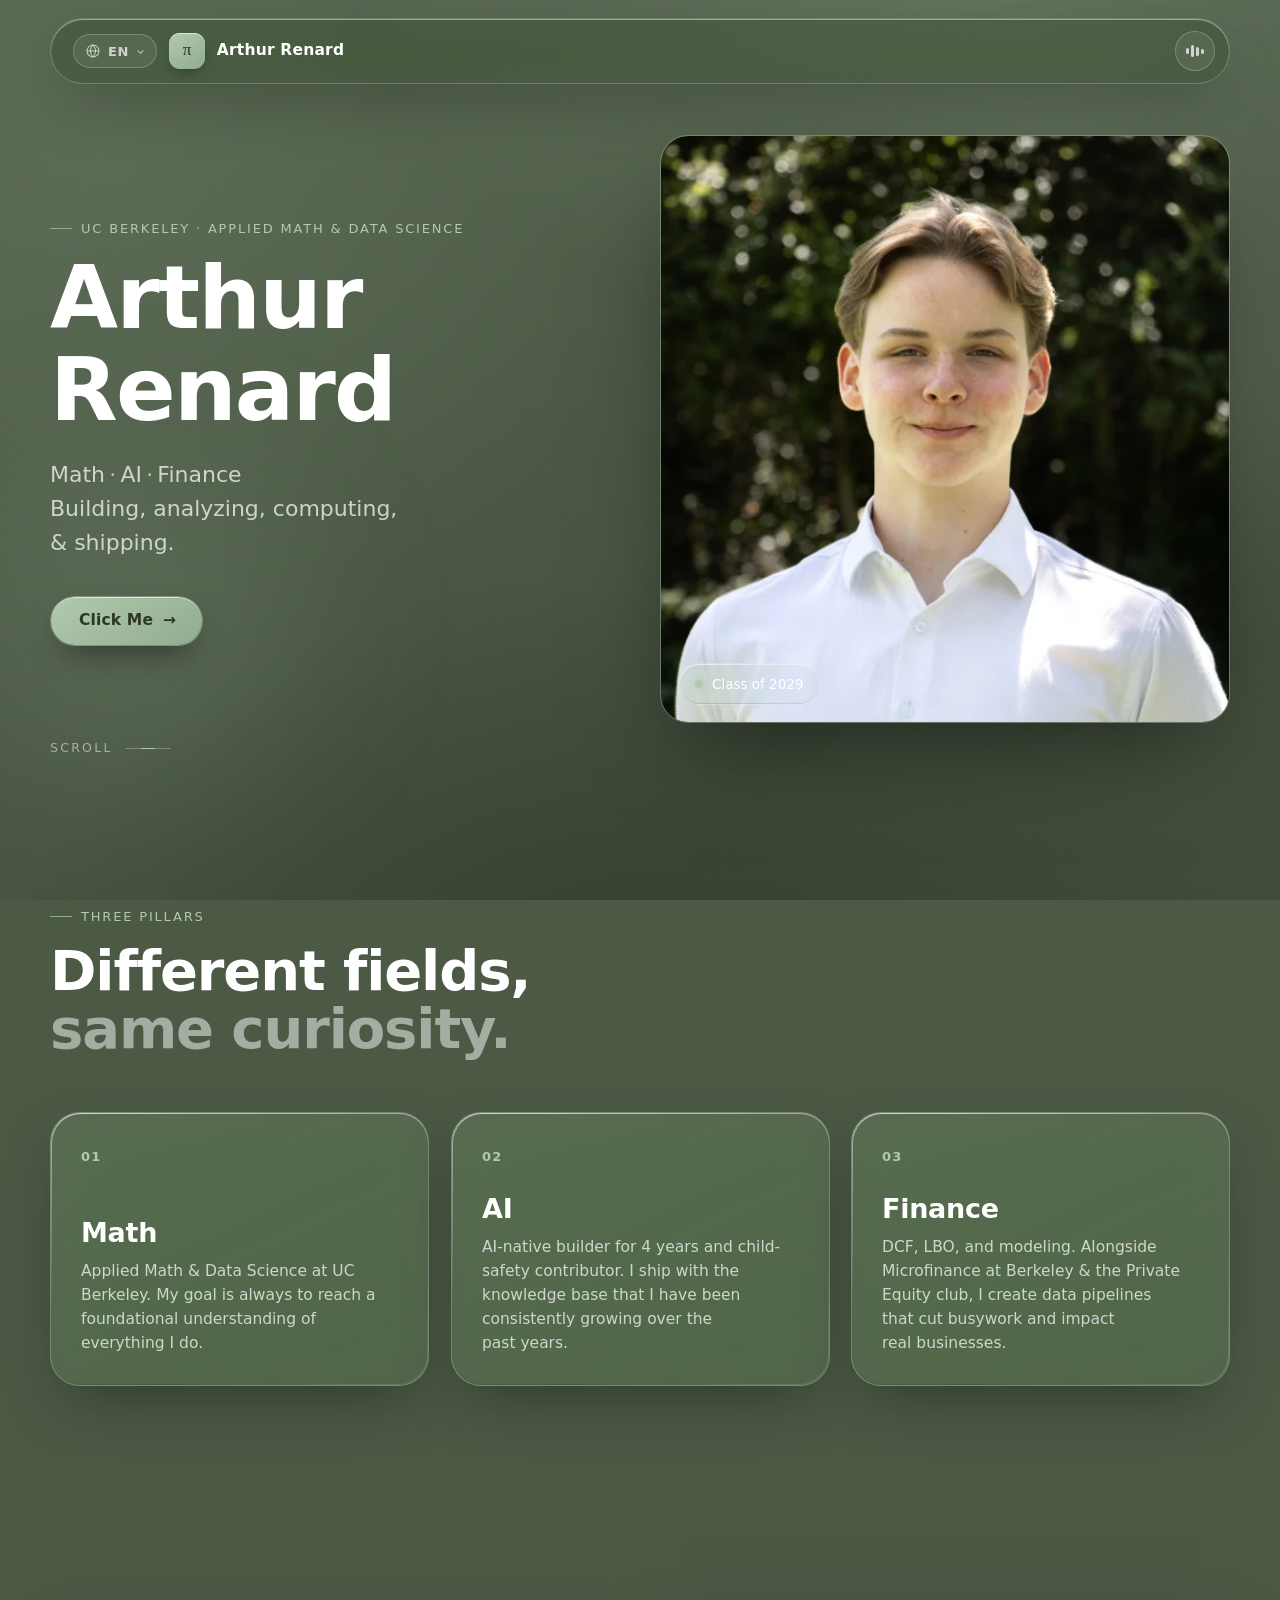
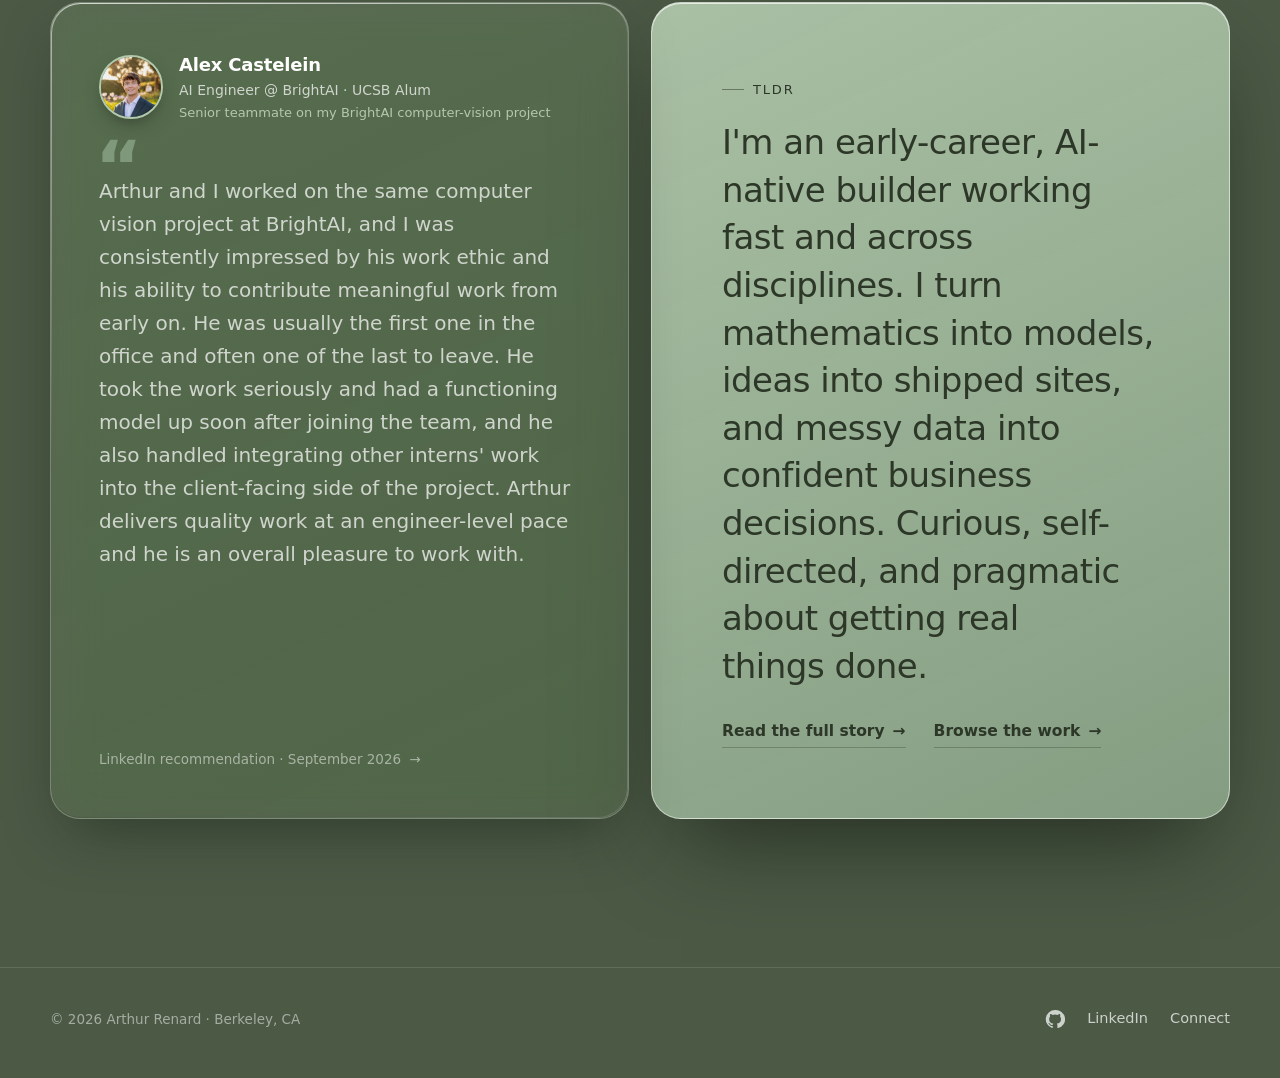
<file: index.html>
<!DOCTYPE html>
<html lang="en">
<head>
  <meta charset="UTF-8" />
  <script>document.documentElement.classList.add("js");</script>
  <meta name="viewport" content="width=device-width, initial-scale=1.0" />
  <title>Arthur Renard — Math · AI · Finance</title>
  <meta name="description" content="Arthur Renard — UC Berkeley Applied Math & Data Science student, AI-native builder and analyst. Building, analyzing, and shipping across math, AI, and finance." />
  <meta property="og:title" content="Arthur Renard — Math · AI · Finance" />
  <meta property="og:description" content="AI-native builder and analyst working across math, AI, and finance." />
  <meta property="og:type" content="website" />
  <meta property="og:site_name" content="Arthur Renard" />
  <meta property="og:url" content="https://arthur-renard.com/" />
  <meta property="og:image" content="https://arthur-renard.com/og-image.png" />
  <meta property="og:image:width" content="1200" />
  <meta property="og:image:height" content="630" />
  <meta property="og:image:alt" content="Arthur Renard — Math · AI · Finance" />
  <meta name="twitter:card" content="summary_large_image" />
  <meta name="twitter:title" content="Arthur Renard — Math · AI · Finance" />
  <meta name="twitter:description" content="UC Berkeley Applied Math &amp; Data Science student, AI-native builder and analyst." />
  <meta name="twitter:image" content="https://arthur-renard.com/og-image.png" />
  <link rel="canonical" href="https://arthur-renard.com/" />
  <meta name="author" content="Arthur Renard" />
  <meta name="robots" content="index, follow, max-image-preview:large, max-snippet:-1" />
  <meta name="theme-color" content="#4b5945" />
  <meta name="keywords" content="Arthur Renard, UC Berkeley, Applied Math, Data Science, AI, machine learning, finance, LLM, builder" />

  <link rel="icon" type="image/png" sizes="96x96" href="favicon-96.png" />
  <link rel="icon" type="image/png" sizes="48x48" href="favicon-48.png" />
  <link rel="icon" type="image/png" sizes="32x32" href="favicon-32.png" />
  <link rel="icon" type="image/png" sizes="16x16" href="favicon-16.png" />
  <link rel="apple-touch-icon" sizes="180x180" href="apple-touch-icon.png" />
  <link rel="manifest" href="site.webmanifest" />

  <script type="application/ld+json">
  {
    "@context": "https://schema.org",
    "@type": "Person",
    "name": "Arthur Renard",
    "url": "https://arthur-renard.com/",
    "image": "https://arthur-renard.com/og-image.png",
    "jobTitle": "Applied Math & Data Science Student",
    "description": "UC Berkeley Applied Math & Data Science student, AI-native builder and analyst working across math, AI, and finance.",
    "alumniOf": { "@type": "CollegeOrUniversity", "name": "University of California, Berkeley" },
    "knowsAbout": ["Artificial Intelligence", "Mathematics", "Finance", "Machine Learning", "Data Science", "Large Language Models"],
    "sameAs": [
      "https://github.com/arthurrenard",
      "https://www.linkedin.com/in/arthur-m-renard"
    ]
  }
  </script>

  <link rel="stylesheet" href="styles.css?v=5" />
  <style id="tweak-overrides">
    /* Horizontal-drift controls (driven by the Tweaks panel) */
    /* Defaults match the saved Tweaks below, so the hero looks the same
       when Home arrives through an in-place page swap (router.js). */
    :root { --h-drift-dur: 4s; --h-drift-dist: 64px; --portrait-ratio: 1.6; --hero-min: 82vh; }
    .reveal[data-drift="left"]  { --drift: calc(var(--h-drift-dist) * -1); }
    .reveal[data-drift="right"] { --drift: var(--h-drift-dist); }
    .reveal[data-drift="left"],
    .reveal[data-drift="right"] {
      transition: opacity 0.9s var(--ease-out), transform var(--h-drift-dur) var(--ease-out);
    }

    /* Hero fills the viewport; scroll hint sits near the bottom. */
    .hero {
      min-height: var(--hero-min, 100vh);
      display: flex;
      flex-direction: column;
      padding-top: clamp(118px, 15vh, 175px);
      padding-bottom: 34px;
      overflow-x: clip;
    }
    .hero > .hero-grid {
      flex: 1 1 auto;
      /* Widen the portrait column so the headshot fills the dead space */
      grid-template-columns: minmax(0, 1fr) minmax(360px, 1.02fr);
      gap: clamp(28px, 4vw, 64px);
      align-items: center;
    }
    .hero .scroll-hint { margin: 16px auto 0; }

    /* Big headshot: fills its (wide) column; height follows the ratio knob,
       capped so it never overruns the hero. Double-click a filled slot to
       reposition the crop. */
    .hero-portrait { max-width: none; width: 100%; justify-self: stretch; }
    .portrait-slot {
      width: 100%;
      height: auto;
      aspect-ratio: 1 / var(--portrait-ratio, 1.3);
      max-height: calc(var(--hero-min, 100vh) - 150px);
    }

    @media (max-width: 860px) {
      .hero { min-height: 0; padding-top: clamp(120px, 18vh, 160px); }
      .hero > .hero-grid { grid-template-columns: 1fr; }
      .hero-portrait { max-width: 440px; justify-self: center; margin: 0 auto 10px; }
      .portrait-slot { max-height: none; }
    }
  </style>
</head>
<body>
  <div class="bg-field"></div>
  <div class="bg-grain"></div>
  <div class="scroll-progress"></div>

  <nav class="nav">
    <div class="nav-left">
      <div class="lang-switch">
        <button class="lang-btn" aria-haspopup="listbox" aria-expanded="false" aria-label="Change language">
          <svg class="lang-globe" viewBox="0 0 24 24" fill="none" stroke="currentColor" stroke-width="1.6">
            <circle cx="12" cy="12" r="9"></circle>
            <path d="M3 12h18"></path>
            <path d="M12 3c2.6 2.7 3.9 5.8 3.9 9s-1.3 6.3-3.9 9c-2.6-2.7-3.9-5.8-3.9-9S9.4 5.7 12 3z"></path>
          </svg>
          <span class="lang-code">EN</span>
          <svg class="lang-caret" viewBox="0 0 12 12" fill="none" stroke="currentColor" stroke-width="1.8"><path d="M2 4.5l4 4 4-4"></path></svg>
        </button>
        <ul class="lang-menu" role="listbox" aria-label="Language">
          <li><button data-lang="en" role="option">English</button></li>
          <li><button data-lang="fr" role="option">Français</button></li>
          <li><button data-lang="ko" role="option">한국어</button></li>
          <li><button data-lang="es" role="option">Español</button></li>
        </ul>
      </div>
      <a class="brand" href="index.html">
        <span class="monogram" role="img" aria-label="Arthur Renard"><span class="mono-glyph" aria-hidden="true"></span></span>
        <span class="brand-name">Arthur Renard</span>
      </a>
    </div>
    <div class="nav-links">
      <a href="index.html" data-i18n="navHome">Home</a>
      <a href="about.html" data-i18n="navAbout">About</a>
      <a href="work.html" data-i18n="navWork">Work</a>
      <a href="connect.html" data-i18n="navConnect">Connect</a>
    </div>
    <button class="nav-toggle" aria-label="Menu"><span></span><span></span><span></span></button>
  </nav>

  <main>
    <!-- ============ HERO ============ -->
    <section class="hero section-pad" data-screen-label="Home — Hero">
      <div class="wrap hero-grid">
        <div class="hero-copy">
          <span class="eyebrow reveal" data-drift="left" data-i18n="heroEyebrow">UC Berkeley · Applied Math &amp; Data Science</span>
          <h1 class="reveal" data-drift="left" data-delay="1">Arthur<br />Renard</h1>
          <p class="lead hero-line reveal" data-drift="left" data-delay="2" data-i18n="heroLine">
            Math&#8202;<span class="dot">·</span>&#8202;AI&#8202;<span class="dot">·</span>&#8202;Finance<br />Building, analyzing, computing, &amp; shipping.
          </p>
          <div class="hero-cta reveal" data-drift="left" data-delay="3">
            <!-- One morphing shape (morph.js): Click Me → the three pages → flies into the nav -->
            <div class="cm" data-state="idle">
              <span class="cm-fill" aria-hidden="true"></span>
              <button class="cm-trigger" type="button" aria-expanded="false" aria-controls="cmOptions">
                <span class="cm-trigger-in"><span data-i18n="clickMe">Click Me</span><span class="arr" aria-hidden="true">→</span></span>
              </button>
              <nav class="cm-options" id="cmOptions" aria-label="Pages">
                <span class="cm-ind" aria-hidden="true"></span>
                <a class="cm-opt" href="about.html"><span data-i18n="navAbout">About</span></a>
                <a class="cm-opt" href="work.html"><span data-i18n="navWork">Work</span></a>
                <a class="cm-opt" href="connect.html"><span data-i18n="navConnect">Connect</span></a>
              </nav>
            </div>
          </div>
        </div>

        <div class="hero-portrait reveal" data-drift="right" data-delay="2">
          <div class="portrait-glow"></div>
          <image-slot id="portrait" class="portrait-slot" shape="rounded" radius="26"
            placeholder="Drop the white-shirt portrait"></image-slot>
          <div class="portrait-badge glass" data-i18n="badgeClass">
            <span class="badge-dot"></span> Class of 2029
          </div>
        </div>
      </div>
      <div class="scroll-hint reveal" data-drift="up" data-delay="4">
        <span data-i18n="scrollWord">Scroll</span>
        <span class="scroll-rail"><span class="scroll-bead"></span></span>
      </div>
    </section>

    <!-- ============ THREE PILLARS ============ -->
    <section class="section-pad pillars" data-screen-label="Home — Pillars">
      <div class="wrap">
        <div class="sec-head reveal" data-drift="left">
          <span class="eyebrow" data-i18n="pillarsEyebrow">Three pillars</span>
          <h2 data-i18n="pillarsTitle">Different fields,<br /><span class="muted">same curiosity.</span></h2>
        </div>
        <div class="pillar-grid">
          <article class="glass pillar reveal" data-drift="up" data-delay="1">
            <div class="pillar-tag">01</div>
            <h3 data-i18n="pillarMath">Math</h3>
            <p data-i18n="pillarMathP">Applied Math &amp; Data Science at UC Berkeley. My goal is always to reach a foundational understanding of everything I do.</p>
          </article>
          <article class="glass pillar reveal" data-drift="up" data-delay="2">
            <div class="pillar-tag">02</div>
            <h3 data-i18n="pillarAI">AI</h3>
            <p data-i18n="pillarAIP">AI-native builder for 4 years and child-safety contributor. I ship with the knowledge base that I have been consistently growing over the past years.</p>
          </article>
          <article class="glass pillar reveal" data-drift="up" data-delay="3">
            <div class="pillar-tag">03</div>
            <h3 data-i18n="pillarFinance">Finance</h3>
            <p data-i18n="pillarFinanceP">DCF, LBO, and modeling. Alongside Microfinance at Berkeley &amp; the Private Equity club, I create data pipelines that cut busywork and impact real businesses.</p>
          </article>
        </div>
      </div>
    </section>

    <!-- ============ INTRO / TEASER ============ -->
    <section class="section-pad intro" data-screen-label="Home — Intro">
      <div class="wrap intro-grid">
        <div class="glass-light intro-panel reveal" data-drift="right">
          <span class="eyebrow eyebrow-dark" data-i18n="introEyebrow">TLDR</span>
          <p class="intro-text" data-i18n="introText">I'm an early-career, AI-native builder working fast and across disciplines. I turn mathematics into models, ideas into shipped sites, and messy data into confident business decisions. Curious, self-directed, and pragmatic about getting real things done.</p>
          <div class="intro-links">
            <a class="link-arrow" href="about.html" data-i18n="introLink1">Read the full story <span class="arr">→</span></a>
            <a class="link-arrow" href="work.html" data-i18n="introLink2">Browse the work <span class="arr">→</span></a>
          </div>
        </div>

        <!-- Recommendation (verbatim from LinkedIn; left column on desktop) -->
        <figure class="glass rec-card reveal" data-drift="left">
          <figcaption class="rec-head">
            <img class="rec-photo" src="images/alex-castelein.jpg" alt="Alex Castelein" width="64" height="64" loading="lazy" />
            <span class="rec-who">
              <span class="rec-name">Alex Castelein</span>
              <span class="rec-role">AI Engineer @ BrightAI · UCSB Alum</span>
              <span class="rec-rel" data-i18n="recRelation">Senior teammate on my BrightAI computer-vision project</span>
            </span>
          </figcaption>
          <blockquote class="rec-quote" lang="en">
            <p>Arthur and I worked on the same computer vision project at BrightAI, and I was consistently impressed by his work ethic and his ability to contribute meaningful work from early on. He was usually the first one in the office and often one of the last to leave. He took the work seriously and had a functioning model up soon after joining the team, and he also handled integrating other interns' work into the client-facing side of the project. Arthur delivers quality work at an engineer-level pace and he is an overall pleasure to work with.</p>
          </blockquote>
          <a class="rec-source" href="https://www.linkedin.com/in/arthur-m-renard" target="_blank" rel="noopener" data-i18n="recSource">LinkedIn recommendation · September 2026 <span class="arr">→</span></a>
        </figure>
      </div>
    </section>
  </main>

  <footer class="site-footer">
    <div class="wrap">
      <div class="copy">© 2026 Arthur Renard · Berkeley, CA</div>
      <div class="f-links">
        <a href="https://github.com/arthurrenard" target="_blank" rel="noopener" aria-label="GitHub" class="f-icon">
          <svg viewBox="0 0 24 24" fill="currentColor" aria-hidden="true">
            <path d="M12 1.27a11 11 0 0 0-3.48 21.46c.55.1.75-.24.75-.53v-1.87c-3.06.67-3.7-1.3-3.7-1.3-.5-1.28-1.23-1.62-1.23-1.62-1-.69.08-.67.08-.67 1.11.08 1.7 1.15 1.7 1.15.98 1.69 2.58 1.2 3.21.92.1-.72.39-1.2.7-1.48-2.44-.28-5.01-1.23-5.01-5.46 0-1.2.43-2.19 1.14-2.96-.11-.28-.5-1.4.11-2.92 0 0 .93-.3 3.05 1.13a10.5 10.5 0 0 1 5.56 0c2.12-1.43 3.05-1.13 3.05-1.13.61 1.52.22 2.64.11 2.92.71.77 1.14 1.76 1.14 2.96 0 4.24-2.58 5.18-5.03 5.45.4.34.75 1.01.75 2.04v3.02c0 .29.2.64.76.53A11 11 0 0 0 12 1.27Z"></path>
          </svg>
        </a>
        <a href="https://www.linkedin.com/in/arthur-m-renard" target="_blank" rel="noopener">LinkedIn</a>
        <a href="connect.html" data-i18n="navConnect">Connect</a>
      </div>
    </div>
  </footer>

  <script src="image-slot.js"></script>
  <script src="app.js?v=3"></script>
  <script src="i18n.js?v=4"></script>
  <script src="router.js?v=3"></script>
  <script src="motion.js?v=2"></script>
  <script src="morph.js?v=2"></script>
  <script src="sound.js?v=3"></script>
</body>
</html>
</file>
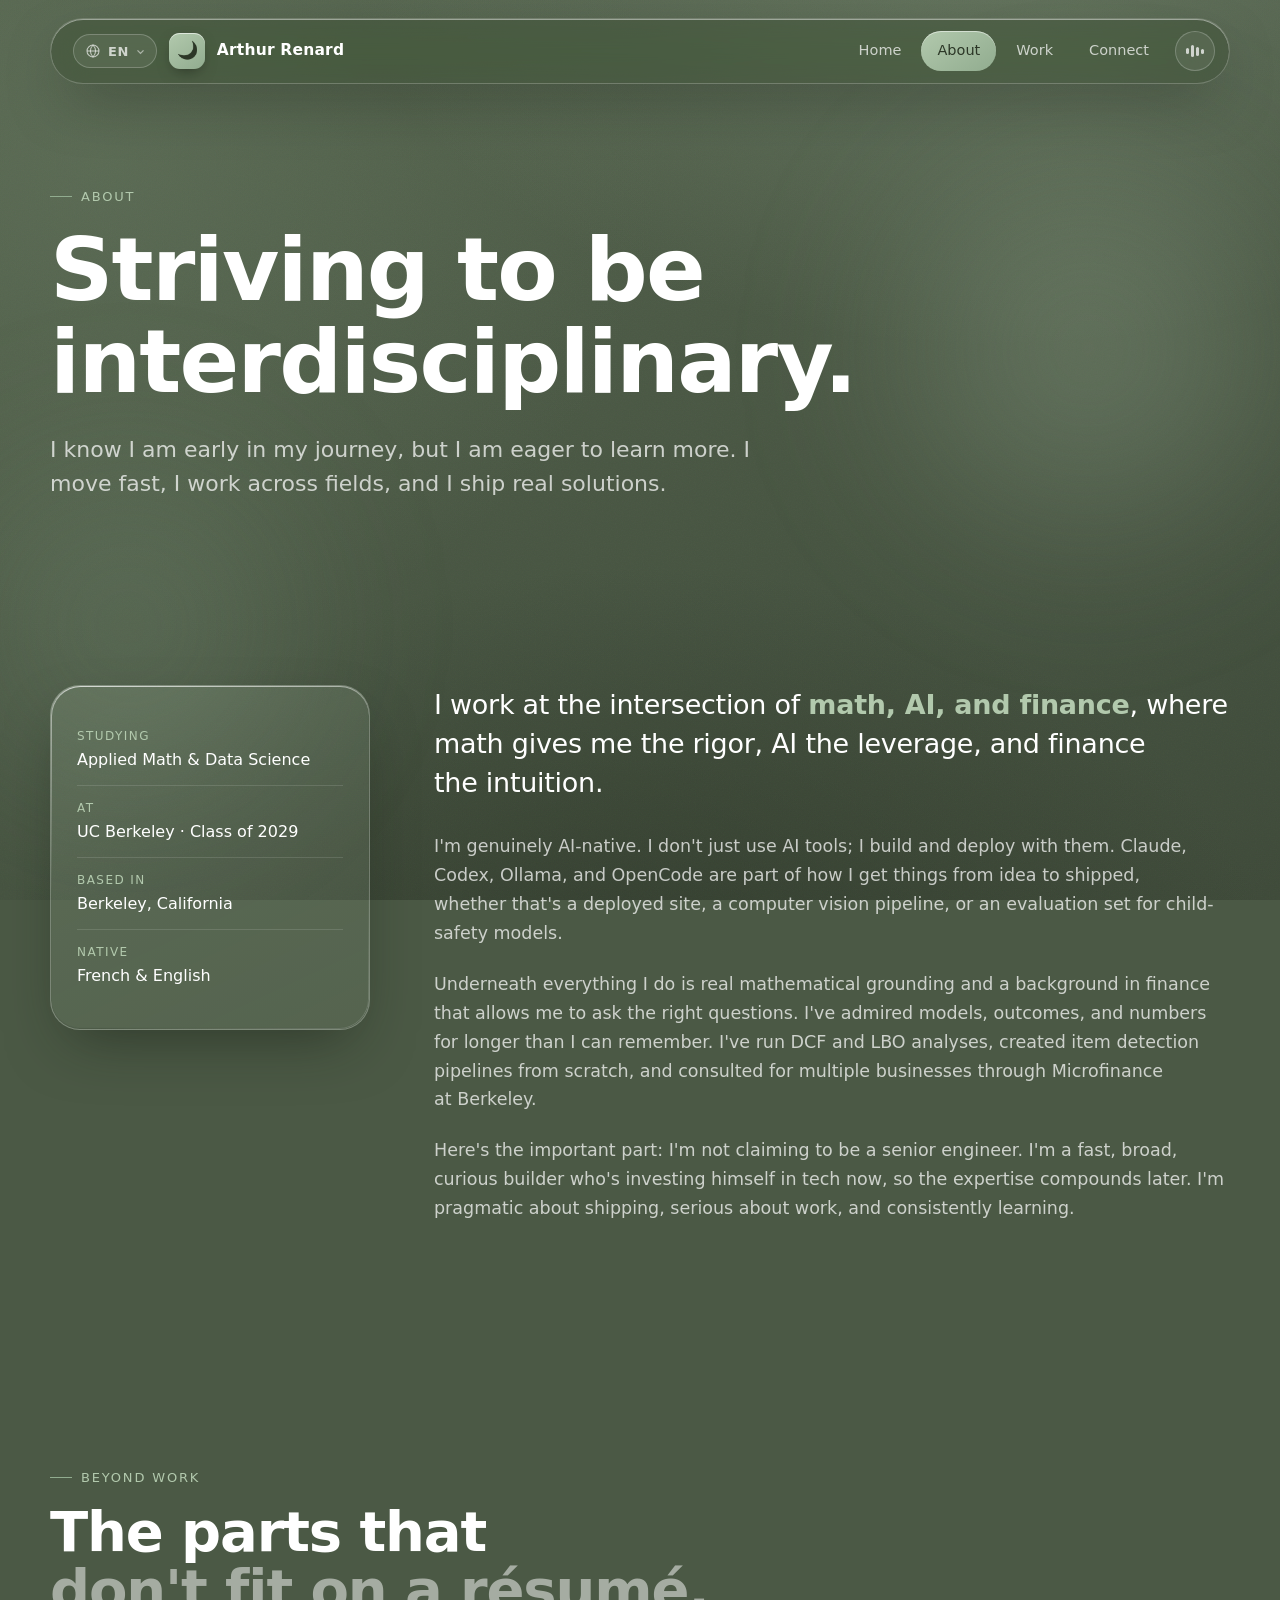
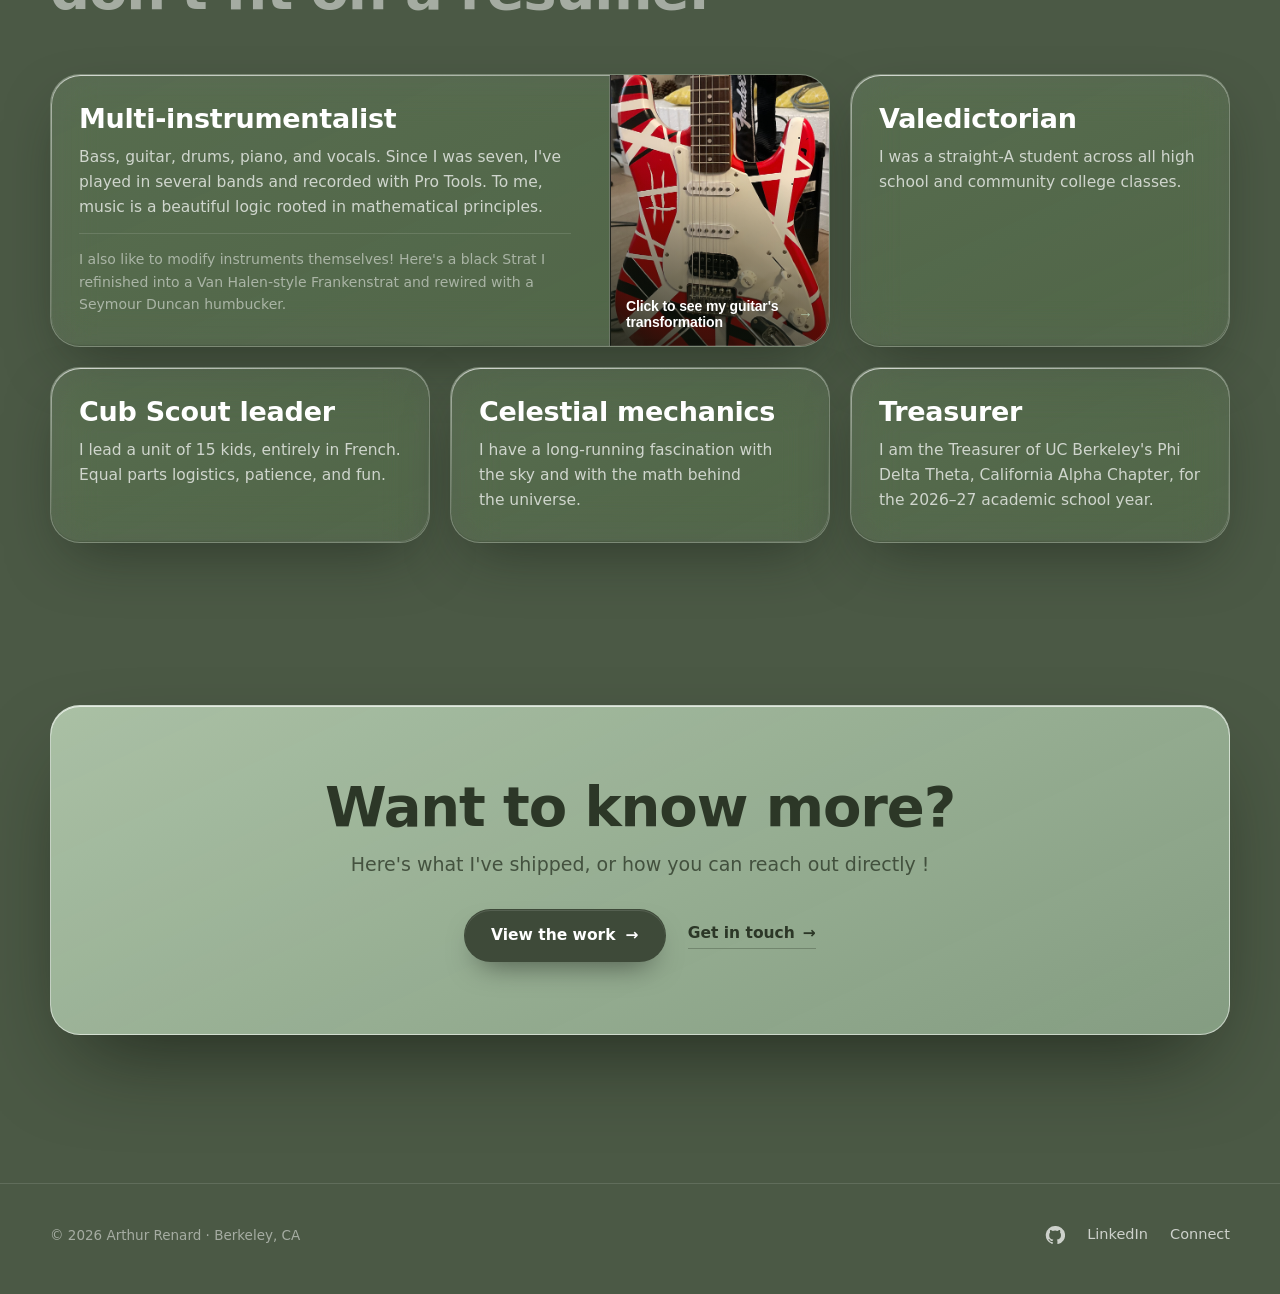
<file: about.html>
<!DOCTYPE html>
<html lang="en">
<head>
  <meta charset="UTF-8" />
  <script>document.documentElement.classList.add("js");</script>
  <meta name="viewport" content="width=device-width, initial-scale=1.0" />
  <title>About — Arthur Renard</title>
  <meta name="description" content="The story behind the blend — an early-career, AI-native builder grounded in math, with a finance instinct and a life full of music, scouting, and curiosity." />
  <meta property="og:title" content="About — Arthur Renard" />
  <meta property="og:description" content="An early-career, AI-native builder grounded in math, with a finance instinct." />
  <meta property="og:type" content="profile" />
  <meta property="og:site_name" content="Arthur Renard" />
  <meta property="og:url" content="https://arthur-renard.com/about.html" />
  <meta property="og:image" content="https://arthur-renard.com/og-image.png" />
  <meta property="og:image:width" content="1200" />
  <meta property="og:image:height" content="630" />
  <meta property="og:image:alt" content="Arthur Renard — Math · AI · Finance" />
  <meta name="twitter:card" content="summary_large_image" />
  <meta name="twitter:title" content="About — Arthur Renard" />
  <meta name="twitter:description" content="An early-career, AI-native builder grounded in math, with a finance instinct." />
  <meta name="twitter:image" content="https://arthur-renard.com/og-image.png" />
  <link rel="canonical" href="https://arthur-renard.com/about.html" />
  <meta name="author" content="Arthur Renard" />
  <meta name="robots" content="index, follow, max-image-preview:large, max-snippet:-1" />
  <meta name="theme-color" content="#4b5945" />

  <link rel="icon" type="image/png" sizes="96x96" href="favicon-96.png" />
  <link rel="icon" type="image/png" sizes="48x48" href="favicon-48.png" />
  <link rel="icon" type="image/png" sizes="32x32" href="favicon-32.png" />
  <link rel="icon" type="image/png" sizes="16x16" href="favicon-16.png" />
  <link rel="apple-touch-icon" sizes="180x180" href="apple-touch-icon.png" />
  <link rel="manifest" href="site.webmanifest" />
  <link rel="stylesheet" href="styles.css?v=5" />
</head>
<body>
  <div class="bg-field"></div>
  <div class="bg-grain"></div>
  <div class="scroll-progress"></div>

  <nav class="nav">
    <div class="nav-left">
      <div class="lang-switch">
        <button class="lang-btn" aria-haspopup="listbox" aria-expanded="false" aria-label="Change language">
          <svg class="lang-globe" viewBox="0 0 24 24" fill="none" stroke="currentColor" stroke-width="1.6">
            <circle cx="12" cy="12" r="9"></circle>
            <path d="M3 12h18"></path>
            <path d="M12 3c2.6 2.7 3.9 5.8 3.9 9s-1.3 6.3-3.9 9c-2.6-2.7-3.9-5.8-3.9-9S9.4 5.7 12 3z"></path>
          </svg>
          <span class="lang-code">EN</span>
          <svg class="lang-caret" viewBox="0 0 12 12" fill="none" stroke="currentColor" stroke-width="1.8"><path d="M2 4.5l4 4 4-4"></path></svg>
        </button>
        <ul class="lang-menu" role="listbox" aria-label="Language">
          <li><button data-lang="en" role="option">English</button></li>
          <li><button data-lang="fr" role="option">Français</button></li>
          <li><button data-lang="ko" role="option">한국어</button></li>
          <li><button data-lang="es" role="option">Español</button></li>
        </ul>
      </div>
      <a class="brand" href="index.html">
        <span class="monogram" role="img" aria-label="Arthur Renard"><span class="mono-glyph" aria-hidden="true"></span></span>
        <span class="brand-name">Arthur Renard</span>
      </a>
    </div>
    <div class="nav-links">
      <a href="index.html" data-i18n="navHome">Home</a>
      <a href="about.html" data-i18n="navAbout">About</a>
      <a href="work.html" data-i18n="navWork">Work</a>
      <a href="connect.html" data-i18n="navConnect">Connect</a>
    </div>
    <button class="nav-toggle" aria-label="Menu"><span></span><span></span><span></span></button>
  </nav>

  <main>
    <!-- ============ PAGE HEAD ============ -->
    <section class="page-head section-pad" data-screen-label="About — Head">
      <div class="wrap">
        <span class="eyebrow reveal" data-drift="left" data-i18n="aboutEyebrow">About</span>
        <h1 class="reveal" data-drift="left" data-delay="1" data-i18n="aboutTitle">Striving to be interdisciplinary.</h1>
        <p class="lead page-lead reveal" data-drift="left" data-delay="2" data-i18n="aboutLead">I know I am early in my journey, but I am eager to learn more. I move fast, I work across fields, and I ship real solutions.</p>
      </div>
    </section>

    <!-- ============ NARRATIVE ============ -->
    <section class="section-pad narrative" data-screen-label="About — Narrative">
      <div class="wrap narrative-grid">
        <aside class="narrative-aside reveal" data-drift="left">
          <div class="glass aside-card">
            <div class="aside-row"><span class="k" data-i18n="asideStudying">Studying</span><span class="v" data-i18n="asideStudyingV">Applied Math &amp; Data Science</span></div>
            <div class="aside-row"><span class="k" data-i18n="asideAt">At</span><span class="v" data-i18n="asideAtV">UC Berkeley · Class of 2029</span></div>
            <div class="aside-row"><span class="k" data-i18n="asideBasedIn">Based in</span><span class="v" data-i18n="asideBasedInV">Berkeley, California</span></div>
            <div class="aside-row"><span class="k" data-i18n="asideNative">Native</span><span class="v" data-i18n="asideNativeV">French &amp; English</span></div>
          </div>
        </aside>

        <div class="narrative-body reveal" data-drift="right">
          <p class="big-p" data-i18n="aboutBigP">I work at the intersection of <em>math, AI, and finance</em>, where math gives me the rigor, AI the leverage, and finance the intuition.</p>
          <p data-i18n="aboutP2">I'm genuinely AI-native. I don't just use AI tools; I build and deploy with them. Claude, Codex, Ollama, and OpenCode are part of how I get things from idea to shipped, whether that's a deployed site, a computer vision pipeline, or an evaluation set for child-safety models.</p>
          <p data-i18n="aboutP3">Underneath everything I do is real mathematical grounding and a background in finance that allows me to ask the right questions. I've admired models, outcomes, and numbers for longer than I can remember. I've run DCF and LBO analyses, created item detection pipelines from scratch, and consulted for multiple businesses through Microfinance at Berkeley.</p>
          <p data-i18n="aboutP4">Here's the important part: I'm not claiming to be a senior engineer. I'm a fast, broad, curious builder who's investing himself in tech now, so the expertise compounds later. I'm pragmatic about shipping, serious about work, and consistently learning.</p>
        </div>
      </div>
    </section>

    <!-- ============ BEYOND WORK ============ -->
    <section class="section-pad beyond" data-screen-label="About — Beyond work">
      <div class="wrap">
        <div class="sec-head reveal" data-drift="left">
          <span class="eyebrow" data-i18n="beyondEyebrow">Beyond work</span>
          <h2 data-i18n="beyondTitle">The parts that<br /><span class="muted">don't fit on a résumé.</span></h2>
        </div>

        <div class="beyond-grid">
          <article class="glass beyond-card span-2 reveal guitar-card" data-drift="up">
            <div class="guitar-card-grid">
              <div class="guitar-card-text">
                <h3 data-i18n="beyondMusicH">Multi-instrumentalist</h3>
                <p data-i18n="beyondMusicP">Bass, guitar, drums, piano, and vocals. Since I was seven, I've played in several bands and
                recorded with Pro Tools. To me, music is a beautiful logic rooted in mathematical principles.</p>
                <p class="guitar-card-note" data-i18n="beyondGuitarNote">I also like to modify instruments themselves! Here's a black Strat I refinished into a Van Halen-style Frankenstrat and rewired with a Seymour Duncan humbucker.</p>
              </div>
              <button class="guitar-thumb" type="button" id="guitarTrigger" aria-label="Open the guitar build gallery — 6 photos">
                <img src="images/guitar-7-final.png" alt="The finished red, white and black striped Frankenstrat guitar I built" loading="lazy" />
                <span class="guitar-thumb-veil"></span>
                <span class="guitar-thumb-hint">
                  <span class="gth-label" data-i18n="guitarHint">Click to see my guitar's transformation</span>
                  <span class="gth-arr" aria-hidden="true">→</span>
                </span>
              </button>
            </div>
          </article>
          <article class="glass beyond-card reveal" data-drift="up" data-delay="1">
            <h3 data-i18n="beyondValH">Valedictorian</h3>
            <p data-i18n="beyondValP">I was a straight-A student across all high school and community college classes.</p>
          </article>
          <article class="glass beyond-card reveal" data-drift="up" data-delay="1">
            <h3 data-i18n="beyondScoutH">Cub Scout leader</h3>
            <p data-i18n="beyondScoutP">I lead a unit of 15 kids, entirely in French. Equal parts logistics, patience, and fun.</p>
          </article>
          <article class="glass beyond-card reveal" data-drift="up" data-delay="2">
            <h3 data-i18n="beyondCelestialH">Celestial mechanics</h3>
            <p data-i18n="beyondCelestialP">I have a long-running fascination with the sky and with the math behind the universe.</p>
          </article>
          <article class="glass beyond-card reveal" data-drift="up" data-delay="2">
            <h3 data-i18n="beyondTreasurerH">Treasurer</h3>
            <p data-i18n="beyondTreasurerP">I am the Treasurer of UC Berkeley's Phi Delta Theta, California Alpha Chapter, for the 2026–27 academic school year.</p>
          </article>
        </div>
      </div>
    </section>

    <!-- ============ CTA ============ -->
    <section class="section-pad cta-band" data-screen-label="About — CTA">
      <div class="wrap">
        <div class="glass-light cta-panel reveal" data-drift="right">
          <h2 class="cta-h" data-i18n="aboutCtaH">Want to know more?</h2>
          <p class="cta-sub" data-i18n="aboutCtaSub">Here's what I've shipped, or how you can reach out directly !</p>
          <div class="cta-actions">
            <a class="btn btn-dark" href="work.html" data-i18n="ctaViewWork">View the work <span class="arr">→</span></a>
            <a class="link-arrow" href="connect.html" data-i18n="ctaGetInTouch">Get in touch <span class="arr">→</span></a>
          </div>
        </div>
      </div>
    </section>
  </main>

  <!-- ============ GUITAR BUILD LIGHTBOX ============ -->
  <div class="guitar-lightbox" id="guitarLightbox" aria-hidden="true" role="dialog" aria-modal="true" aria-label="Guitar build — progression gallery">
    <div class="glb-backdrop" data-glb-close></div>
    <div class="glb-dialog" role="document">
      <header class="glb-bar">
        <span class="glb-eyebrow" data-i18n="glbEyebrow">The Frankenstrat build</span>
        <button class="glb-close" type="button" aria-label="Close gallery" data-glb-close>
          <svg viewBox="0 0 24 24" fill="none" stroke="currentColor" stroke-width="2"><path d="M6 6l12 12M18 6L6 18"></path></svg>
        </button>
      </header>
      <div class="glb-stage">
        <button class="glb-nav glb-prev" type="button" aria-label="Previous photo">
          <svg viewBox="0 0 24 24" fill="none" stroke="currentColor" stroke-width="2"><path d="M15 5l-7 7 7 7"></path></svg>
        </button>
        <div class="glb-imgwrap">
          <img id="glbImg" alt="" />
        </div>
        <button class="glb-nav glb-next" type="button" aria-label="Next photo">
          <svg viewBox="0 0 24 24" fill="none" stroke="currentColor" stroke-width="2"><path d="M9 5l7 7-7 7"></path></svg>
        </button>
      </div>
      <div class="glb-caption">
        <div class="glb-meta">
          <span class="glb-step"><span id="glbNum">01</span><span class="glb-step-total">/ 06</span></span>
          <span class="glb-title" id="glbTitle"></span>
        </div>
        <p class="glb-desc" id="glbDesc"></p>
        <div class="glb-dots" id="glbDots" role="tablist" aria-label="Jump to step"></div>
      </div>
    </div>
  </div>

  <footer class="site-footer">
    <div class="wrap">
      <div class="copy">© 2026 Arthur Renard · Berkeley, CA</div>
      <div class="f-links">
        <a href="https://github.com/arthurrenard" target="_blank" rel="noopener" aria-label="GitHub" class="f-icon">
          <svg viewBox="0 0 24 24" fill="currentColor" aria-hidden="true">
            <path d="M12 1.27a11 11 0 0 0-3.48 21.46c.55.1.75-.24.75-.53v-1.87c-3.06.67-3.7-1.3-3.7-1.3-.5-1.28-1.23-1.62-1.23-1.62-1-.69.08-.67.08-.67 1.11.08 1.7 1.15 1.7 1.15.98 1.69 2.58 1.2 3.21.92.1-.72.39-1.2.7-1.48-2.44-.28-5.01-1.23-5.01-5.46 0-1.2.43-2.19 1.14-2.96-.11-.28-.5-1.4.11-2.92 0 0 .93-.3 3.05 1.13a10.5 10.5 0 0 1 5.56 0c2.12-1.43 3.05-1.13 3.05-1.13.61 1.52.22 2.64.11 2.92.71.77 1.14 1.76 1.14 2.96 0 4.24-2.58 5.18-5.03 5.45.4.34.75 1.01.75 2.04v3.02c0 .29.2.64.76.53A11 11 0 0 0 12 1.27Z"></path>
          </svg>
        </a>
        <a href="https://www.linkedin.com/in/arthur-m-renard" target="_blank" rel="noopener">LinkedIn</a>
        <a href="connect.html" data-i18n="navConnect">Connect</a>
      </div>
    </div>
  </footer>

  <script src="image-slot.js"></script>
  <script src="app.js?v=3"></script>
  <script src="i18n.js?v=4"></script>
  <script src="router.js?v=3"></script>
  <script src="motion.js?v=2"></script>
  <script src="morph.js?v=2"></script>
  <script src="sound.js?v=3"></script>
  <script src="guitar-gallery.js"></script>
</body>
</html>
</file>
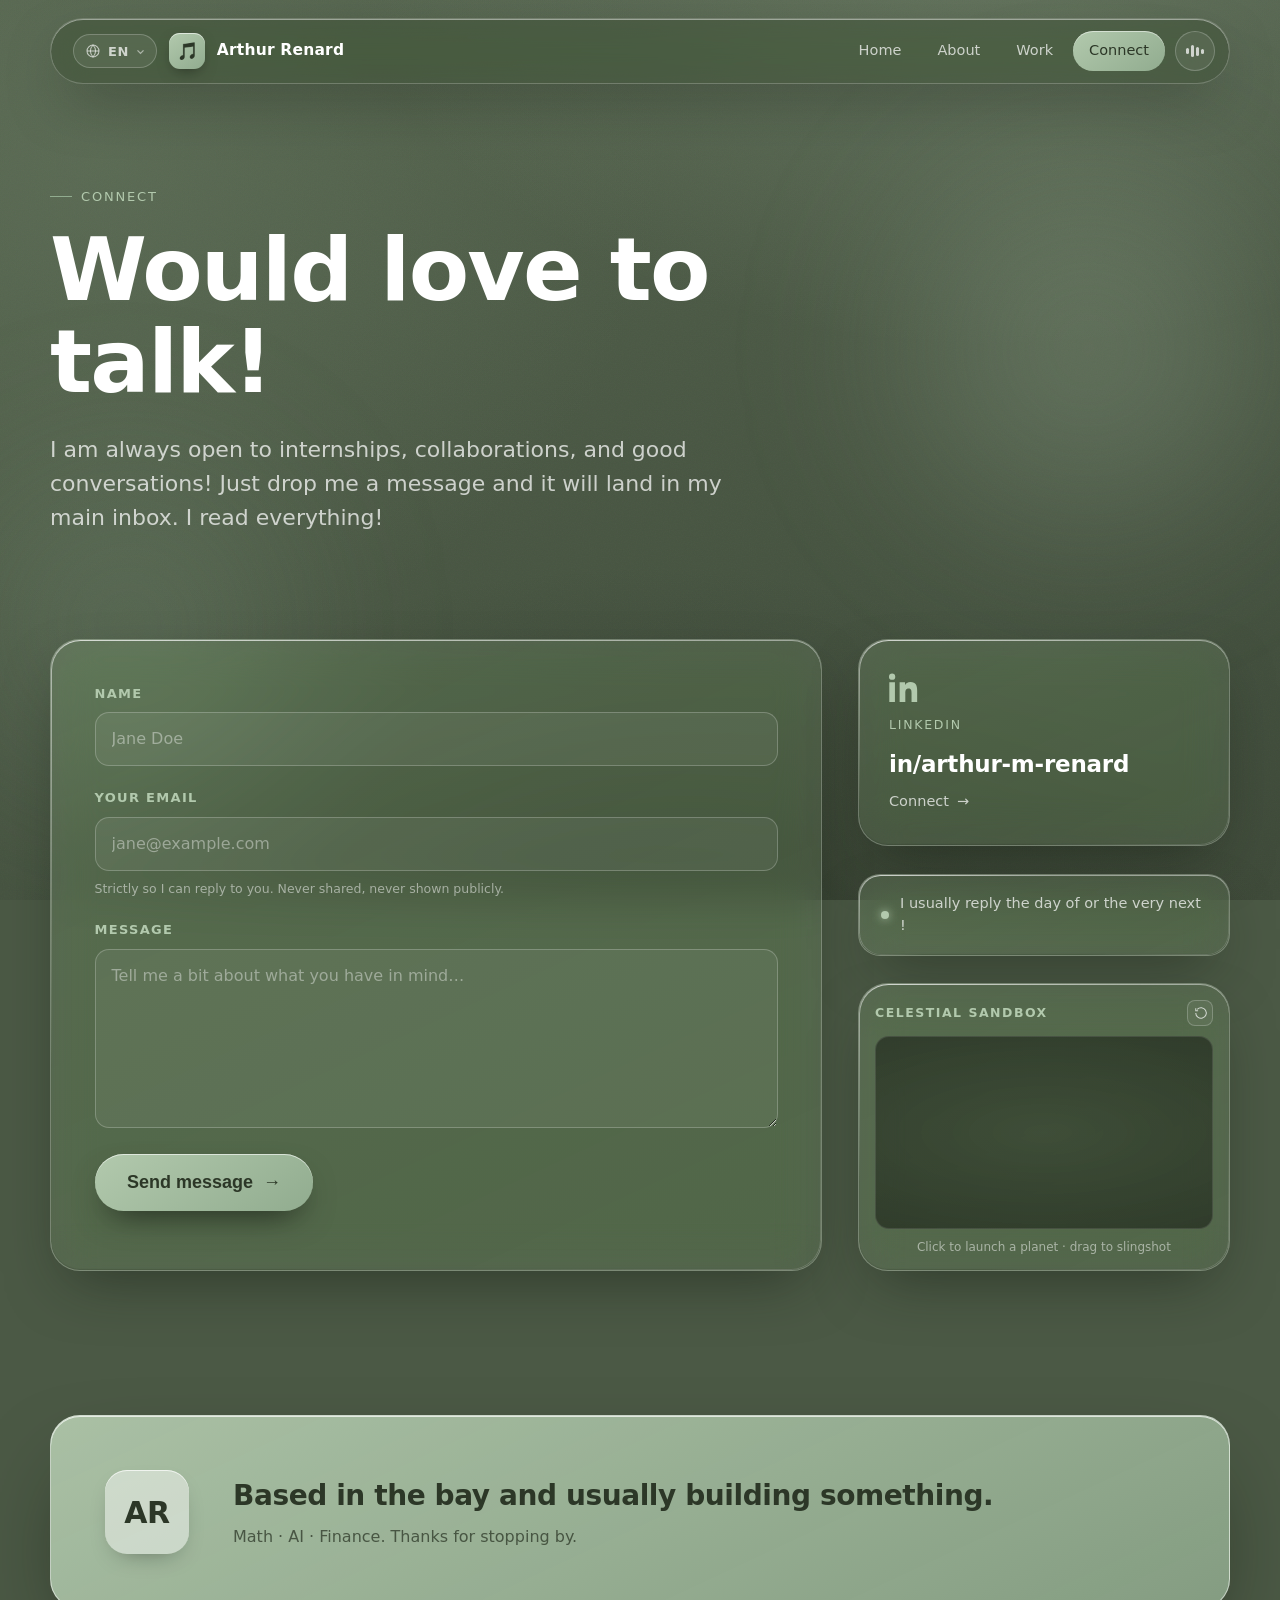
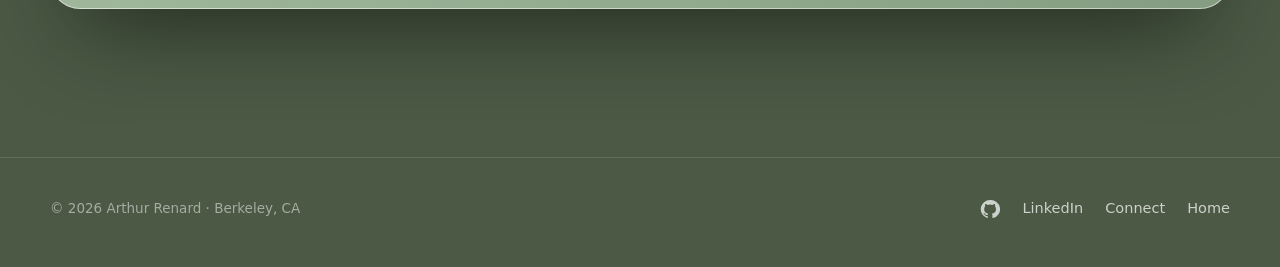
<file: connect.html>
<!DOCTYPE html>
<html lang="en">
<head>
  <meta charset="UTF-8" />
  <script>document.documentElement.classList.add("js");</script>
  <meta name="viewport" content="width=device-width, initial-scale=1.0" />
  <title>Connect — Arthur Renard</title>
  <meta name="description" content="Get in touch with Arthur Renard — send a message or connect on LinkedIn. Open to internships, collaborations, and good conversations." />
  <meta property="og:title" content="Connect — Arthur Renard" />
  <meta property="og:description" content="Open to internships, collaborations, and good conversations." />
  <meta property="og:type" content="website" />
  <meta property="og:site_name" content="Arthur Renard" />
  <meta property="og:url" content="https://arthur-renard.com/connect.html" />
  <meta property="og:image" content="https://arthur-renard.com/og-image.png" />
  <meta property="og:image:width" content="1200" />
  <meta property="og:image:height" content="630" />
  <meta property="og:image:alt" content="Arthur Renard — Math · AI · Finance" />
  <meta name="twitter:card" content="summary_large_image" />
  <meta name="twitter:title" content="Connect — Arthur Renard" />
  <meta name="twitter:description" content="Open to internships, collaborations, and good conversations." />
  <meta name="twitter:image" content="https://arthur-renard.com/og-image.png" />
  <link rel="canonical" href="https://arthur-renard.com/connect.html" />
  <meta name="author" content="Arthur Renard" />
  <meta name="robots" content="index, follow, max-image-preview:large, max-snippet:-1" />
  <meta name="theme-color" content="#4b5945" />

  <link rel="icon" type="image/png" sizes="96x96" href="favicon-96.png" />
  <link rel="icon" type="image/png" sizes="48x48" href="favicon-48.png" />
  <link rel="icon" type="image/png" sizes="32x32" href="favicon-32.png" />
  <link rel="icon" type="image/png" sizes="16x16" href="favicon-16.png" />
  <link rel="apple-touch-icon" sizes="180x180" href="apple-touch-icon.png" />
  <link rel="manifest" href="site.webmanifest" />
  <link rel="stylesheet" href="styles.css?v=5" />
</head>
<body>
  <div class="bg-field"></div>
  <div class="bg-grain"></div>
  <div class="scroll-progress"></div>

  <nav class="nav">
    <div class="nav-left">
      <div class="lang-switch">
        <button class="lang-btn" aria-haspopup="listbox" aria-expanded="false" aria-label="Change language">
          <svg class="lang-globe" viewBox="0 0 24 24" fill="none" stroke="currentColor" stroke-width="1.6">
            <circle cx="12" cy="12" r="9"></circle>
            <path d="M3 12h18"></path>
            <path d="M12 3c2.6 2.7 3.9 5.8 3.9 9s-1.3 6.3-3.9 9c-2.6-2.7-3.9-5.8-3.9-9S9.4 5.7 12 3z"></path>
          </svg>
          <span class="lang-code">EN</span>
          <svg class="lang-caret" viewBox="0 0 12 12" fill="none" stroke="currentColor" stroke-width="1.8"><path d="M2 4.5l4 4 4-4"></path></svg>
        </button>
        <ul class="lang-menu" role="listbox" aria-label="Language">
          <li><button data-lang="en" role="option">English</button></li>
          <li><button data-lang="fr" role="option">Français</button></li>
          <li><button data-lang="ko" role="option">한국어</button></li>
          <li><button data-lang="es" role="option">Español</button></li>
        </ul>
      </div>
      <a class="brand" href="index.html">
        <span class="monogram" role="img" aria-label="Arthur Renard"><span class="mono-glyph" aria-hidden="true"></span></span>
        <span class="brand-name">Arthur Renard</span>
      </a>
    </div>
    <div class="nav-links">
      <a href="index.html" data-i18n="navHome">Home</a>
      <a href="about.html" data-i18n="navAbout">About</a>
      <a href="work.html" data-i18n="navWork">Work</a>
      <a href="connect.html" data-i18n="navConnect">Connect</a>
    </div>
    <button class="nav-toggle" aria-label="Menu"><span></span><span></span><span></span></button>
  </nav>

  <main>
    <!-- ============ PAGE HEAD ============ -->
    <section class="page-head section-pad" data-screen-label="Connect — Head">
      <div class="wrap">
        <span class="eyebrow reveal" data-drift="left" data-i18n="connectEyebrow">Connect</span>
        <h1 class="reveal" data-drift="left" data-delay="1" data-i18n="connectTitle">Would love to talk!</h1>
        <p class="lead page-lead reveal" data-drift="left" data-delay="2" data-i18n="connectLead">I am always open to internships, collaborations, and good conversations! Just drop me a message and it will land in my main inbox. I read everything!</p>
      </div>
    </section>

    <!-- ============ FORM + LINKEDIN ============ -->
    <section class="section-pad connect-main" data-screen-label="Connect — Form">
      <div class="wrap connect-layout">
        <form class="glass contact-form reveal" data-drift="left" id="contactForm" novalidate>
          <div class="form-row">
            <label for="cf-name" data-i18n="formName">Name</label>
            <input id="cf-name" name="name" type="text" autocomplete="name" required
              placeholder="Jane Doe" data-i18n-ph="formNamePh" />
          </div>
          <div class="form-row">
            <label for="cf-email" data-i18n="formEmail">Your email</label>
            <input id="cf-email" name="email" type="email" autocomplete="email" required
              placeholder="jane@example.com" data-i18n-ph="formEmailPh" />
            <span class="form-hint" data-i18n="formEmailHint">Strictly so I can reply to you. Never shared, never shown publicly.</span>
          </div>
          <div class="form-row">
            <label for="cf-message" data-i18n="formMessage">Message</label>
            <textarea id="cf-message" name="message" rows="6" required
              placeholder="Tell me a bit about what you have in mind…" data-i18n-ph="formMessagePh"></textarea>
          </div>
          <input type="checkbox" name="botcheck" class="hp-field" tabindex="-1" autocomplete="off" aria-hidden="true" />
          <button class="btn btn-primary big" type="submit">
            <span class="btn-label" data-i18n="formSend">Send message</span> <span class="arr">→</span>
          </button>
          <p class="form-status" role="status" aria-live="polite"></p>
        </form>

        <aside class="connect-side">
          <a class="glass connect-card linkedin-card reveal" data-drift="right" data-delay="1" href="https://www.linkedin.com/in/arthur-m-renard" target="_blank" rel="noopener">
            <svg class="li-glyph" viewBox="0 0 24 24" fill="currentColor" aria-hidden="true">
              <path d="M4.98 3.5A2.5 2.5 0 1 1 0 3.5a2.5 2.5 0 0 1 4.98 0zM.25 8.25h4.5V24h-4.5V8.25zM8.5 8.25h4.31v2.15h.06c.6-1.14 2.07-2.34 4.26-2.34 4.56 0 5.4 3 5.4 6.9V24h-4.5v-6.95c0-1.66-.03-3.8-2.31-3.8-2.31 0-2.67 1.8-2.67 3.67V24H8.5V8.25z"></path>
            </svg>
            <span class="cc-kind">LinkedIn</span>
            <span class="cc-val">in/arthur-m-renard</span>
            <span class="cc-go" data-i18n="ccConnect">Connect <span class="arr">→</span></span>
          </a>
          <div class="glass connect-note reveal" data-drift="right" data-delay="2">
            <span class="note-dot"></span>
            <span data-i18n="connectNote">I usually reply the day of or the very next !</span>
          </div>
          <div class="glass orbit-card reveal" data-drift="right" data-delay="3">
            <div class="orbit-head">
              <span class="orbit-title" data-i18n="orbitTitle">Celestial sandbox</span>
              <button class="orbit-reset" type="button" aria-label="Reset" title="Reset">
                <svg viewBox="0 0 24 24" fill="none" stroke="currentColor" stroke-width="1.8"><path d="M3 12a9 9 0 1 0 2.6-6.4M3 4v4h4"></path></svg>
              </button>
            </div>
            <canvas class="orbit-canvas"></canvas>
            <span class="orbit-hint" data-i18n="orbitHint">Click to launch a planet · drag to slingshot</span>
          </div>
        </aside>
      </div>
    </section>

    <!-- ============ LOCATION / SIGN-OFF ============ -->
    <section class="section-pad signoff" data-screen-label="Connect — Sign-off">
      <div class="wrap">
        <div class="glass-light signoff-panel reveal" data-drift="right">
          <div class="signoff-mono">AR</div>
          <div class="signoff-text">
            <p class="signoff-line" data-i18n="signoffLine">Based in the bay and usually building something.</p>
            <p class="signoff-sub" data-i18n="signoffSub">Math · AI · Finance. Thanks for stopping by.</p>
          </div>
        </div>
      </div>
    </section>
  </main>

  <footer class="site-footer">
    <div class="wrap">
      <div class="copy">© 2026 Arthur Renard · Berkeley, CA</div>
      <div class="f-links">
        <a href="https://github.com/arthurrenard" target="_blank" rel="noopener" aria-label="GitHub" class="f-icon">
          <svg viewBox="0 0 24 24" fill="currentColor" aria-hidden="true">
            <path d="M12 1.27a11 11 0 0 0-3.48 21.46c.55.1.75-.24.75-.53v-1.87c-3.06.67-3.7-1.3-3.7-1.3-.5-1.28-1.23-1.62-1.23-1.62-1-.69.08-.67.08-.67 1.11.08 1.7 1.15 1.7 1.15.98 1.69 2.58 1.2 3.21.92.1-.72.39-1.2.7-1.48-2.44-.28-5.01-1.23-5.01-5.46 0-1.2.43-2.19 1.14-2.96-.11-.28-.5-1.4.11-2.92 0 0 .93-.3 3.05 1.13a10.5 10.5 0 0 1 5.56 0c2.12-1.43 3.05-1.13 3.05-1.13.61 1.52.22 2.64.11 2.92.71.77 1.14 1.76 1.14 2.96 0 4.24-2.58 5.18-5.03 5.45.4.34.75 1.01.75 2.04v3.02c0 .29.2.64.76.53A11 11 0 0 0 12 1.27Z"></path>
          </svg>
        </a>
        <a href="https://www.linkedin.com/in/arthur-m-renard" target="_blank" rel="noopener">LinkedIn</a>
        <a href="connect.html" data-i18n="navConnect">Connect</a>
        <a href="index.html" data-i18n="navHome">Home</a>
      </div>
    </div>
  </footer>

  <script src="image-slot.js"></script>
  <script src="app.js?v=3"></script>
  <script src="i18n.js?v=4"></script>
  <script src="router.js?v=3"></script>
  <script src="motion.js?v=2"></script>
  <script src="morph.js?v=2"></script>
  <script src="sound.js?v=3"></script>
  <script src="contact.js"></script>
  <script src="orbit-widget.js?v=2"></script>
</body>
</html>
</file>
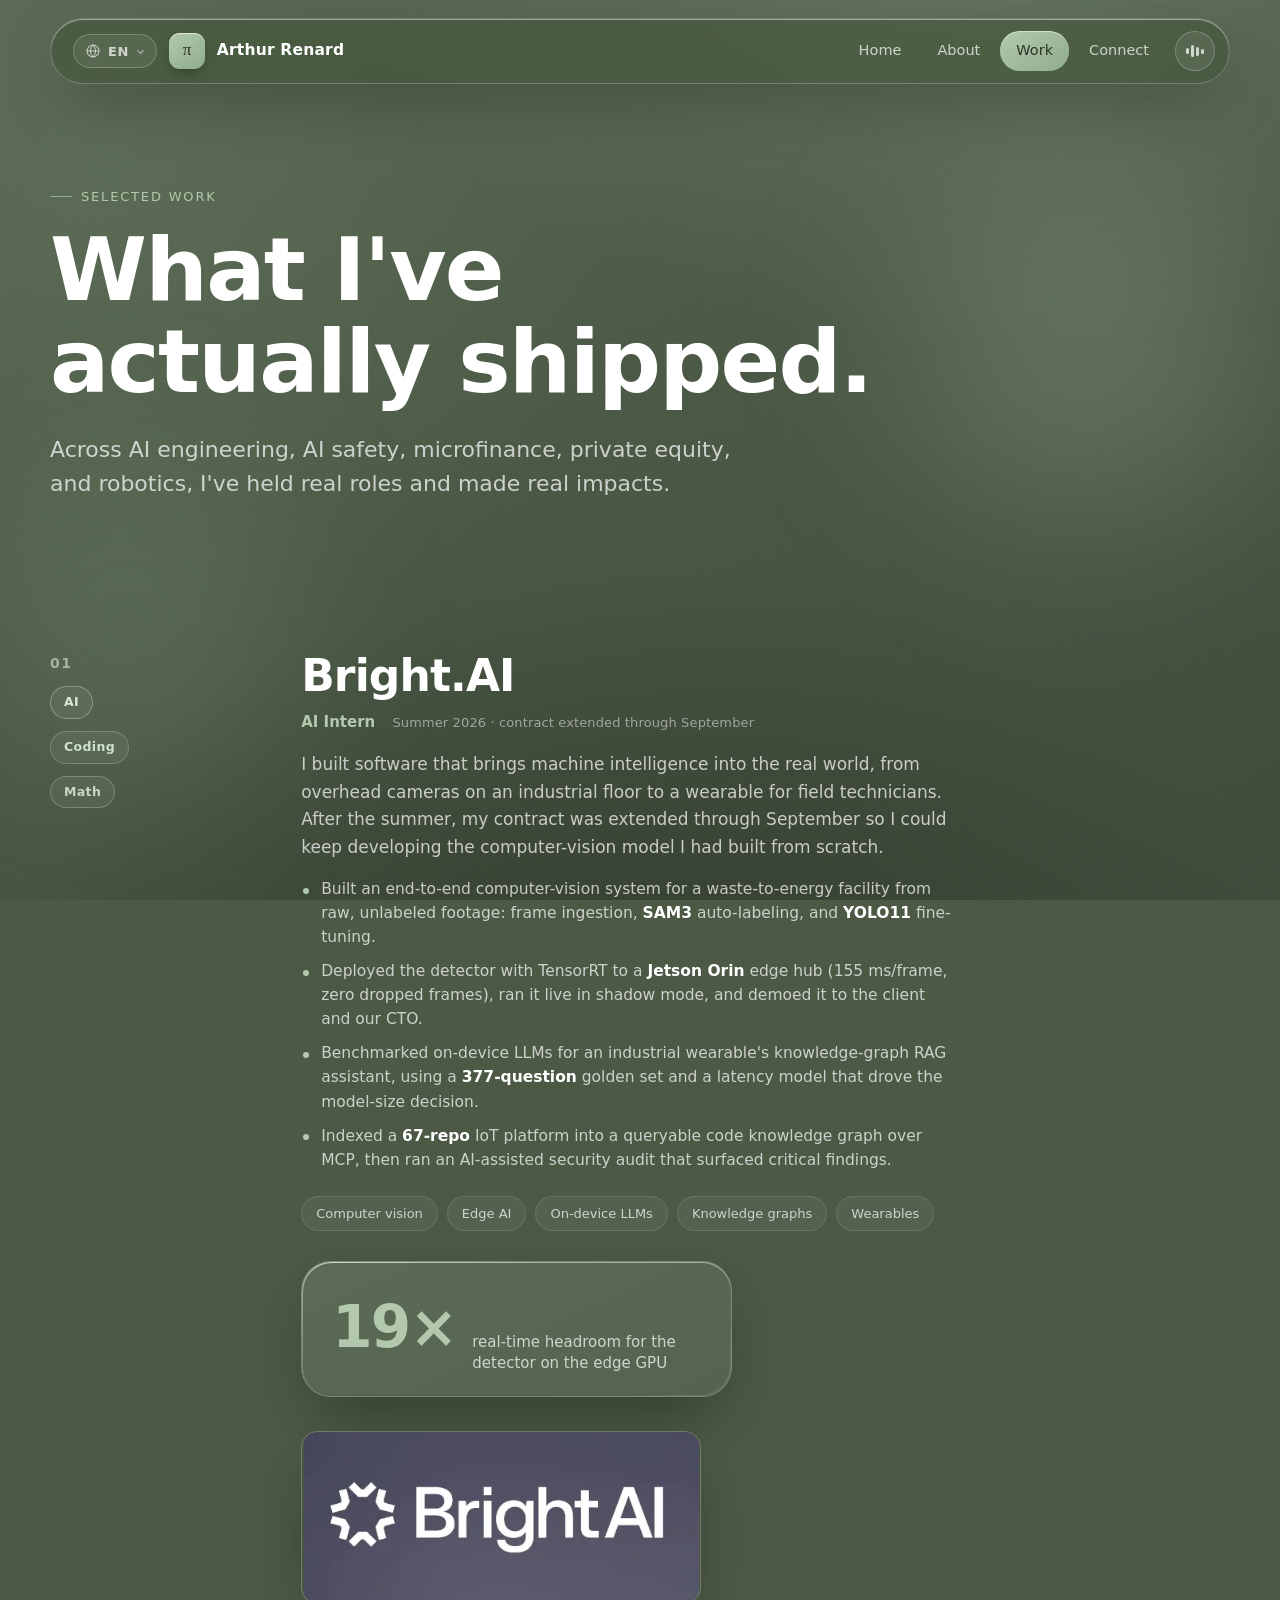
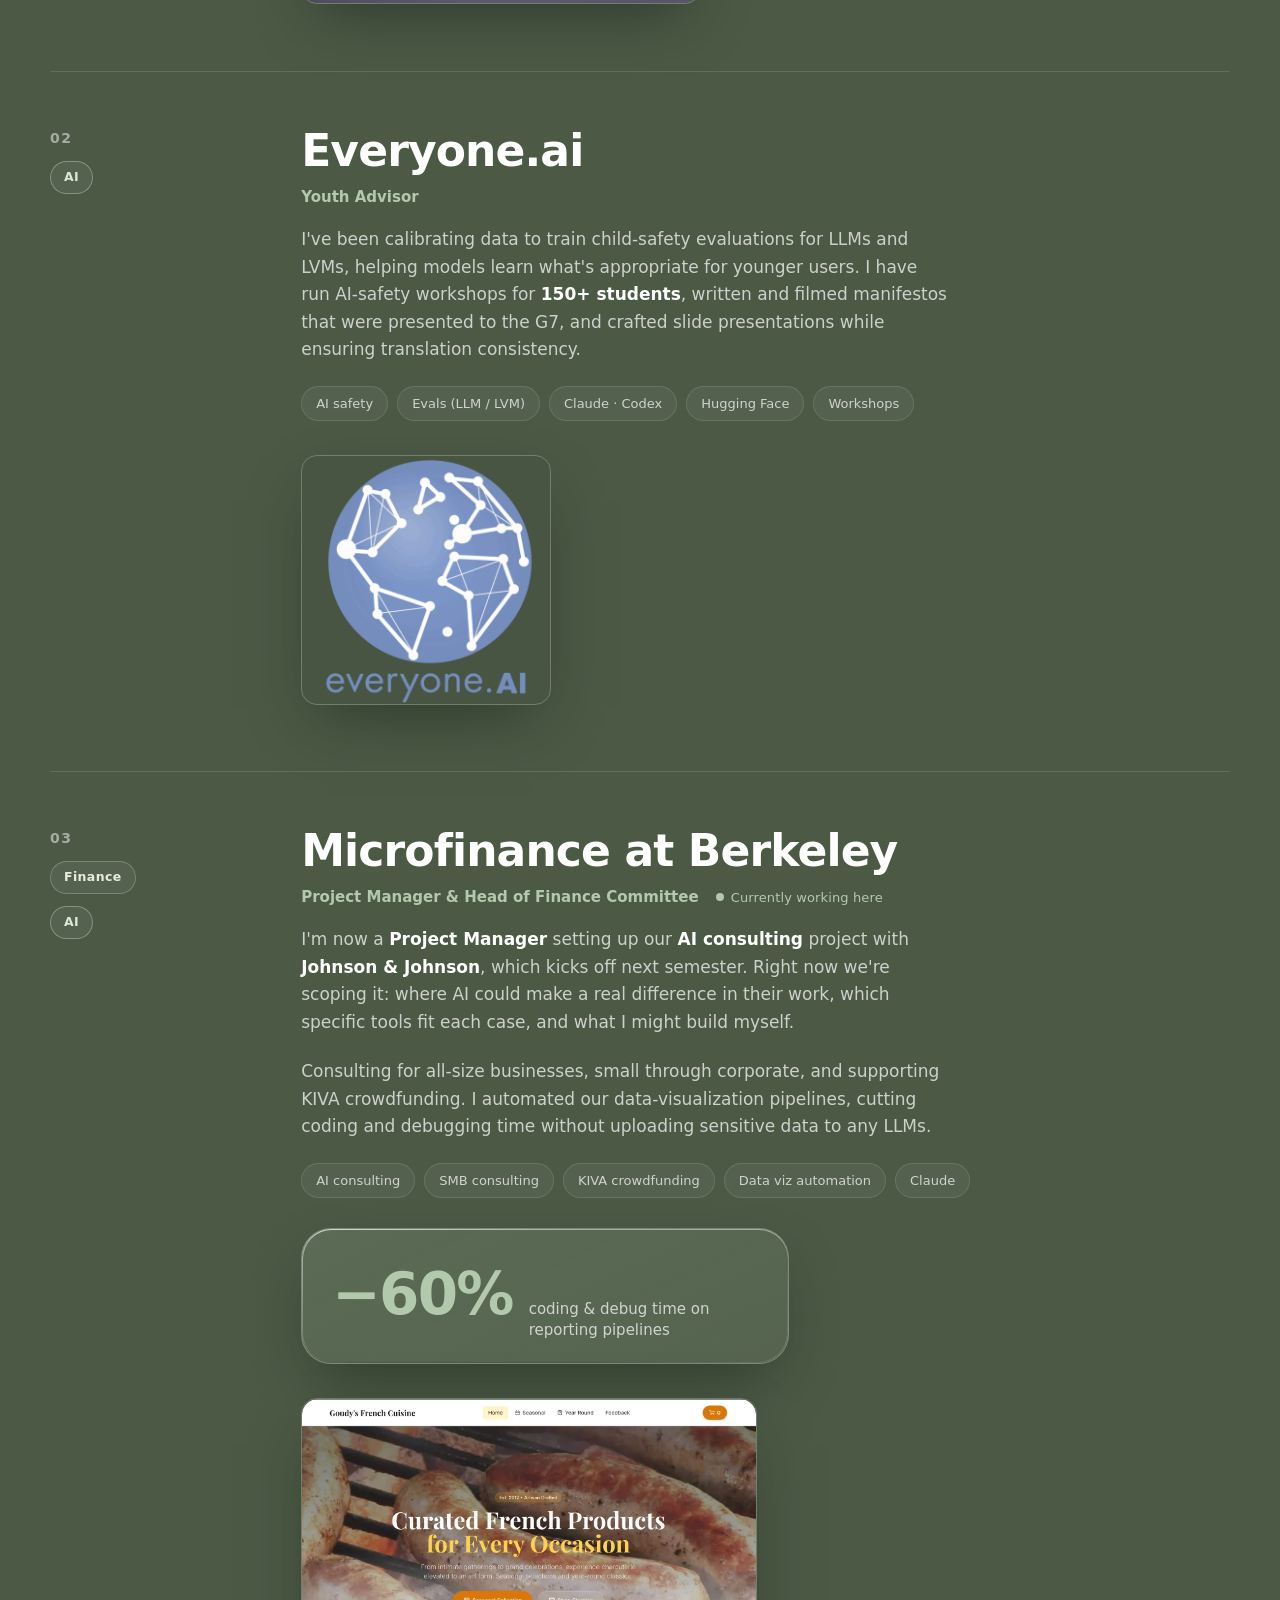
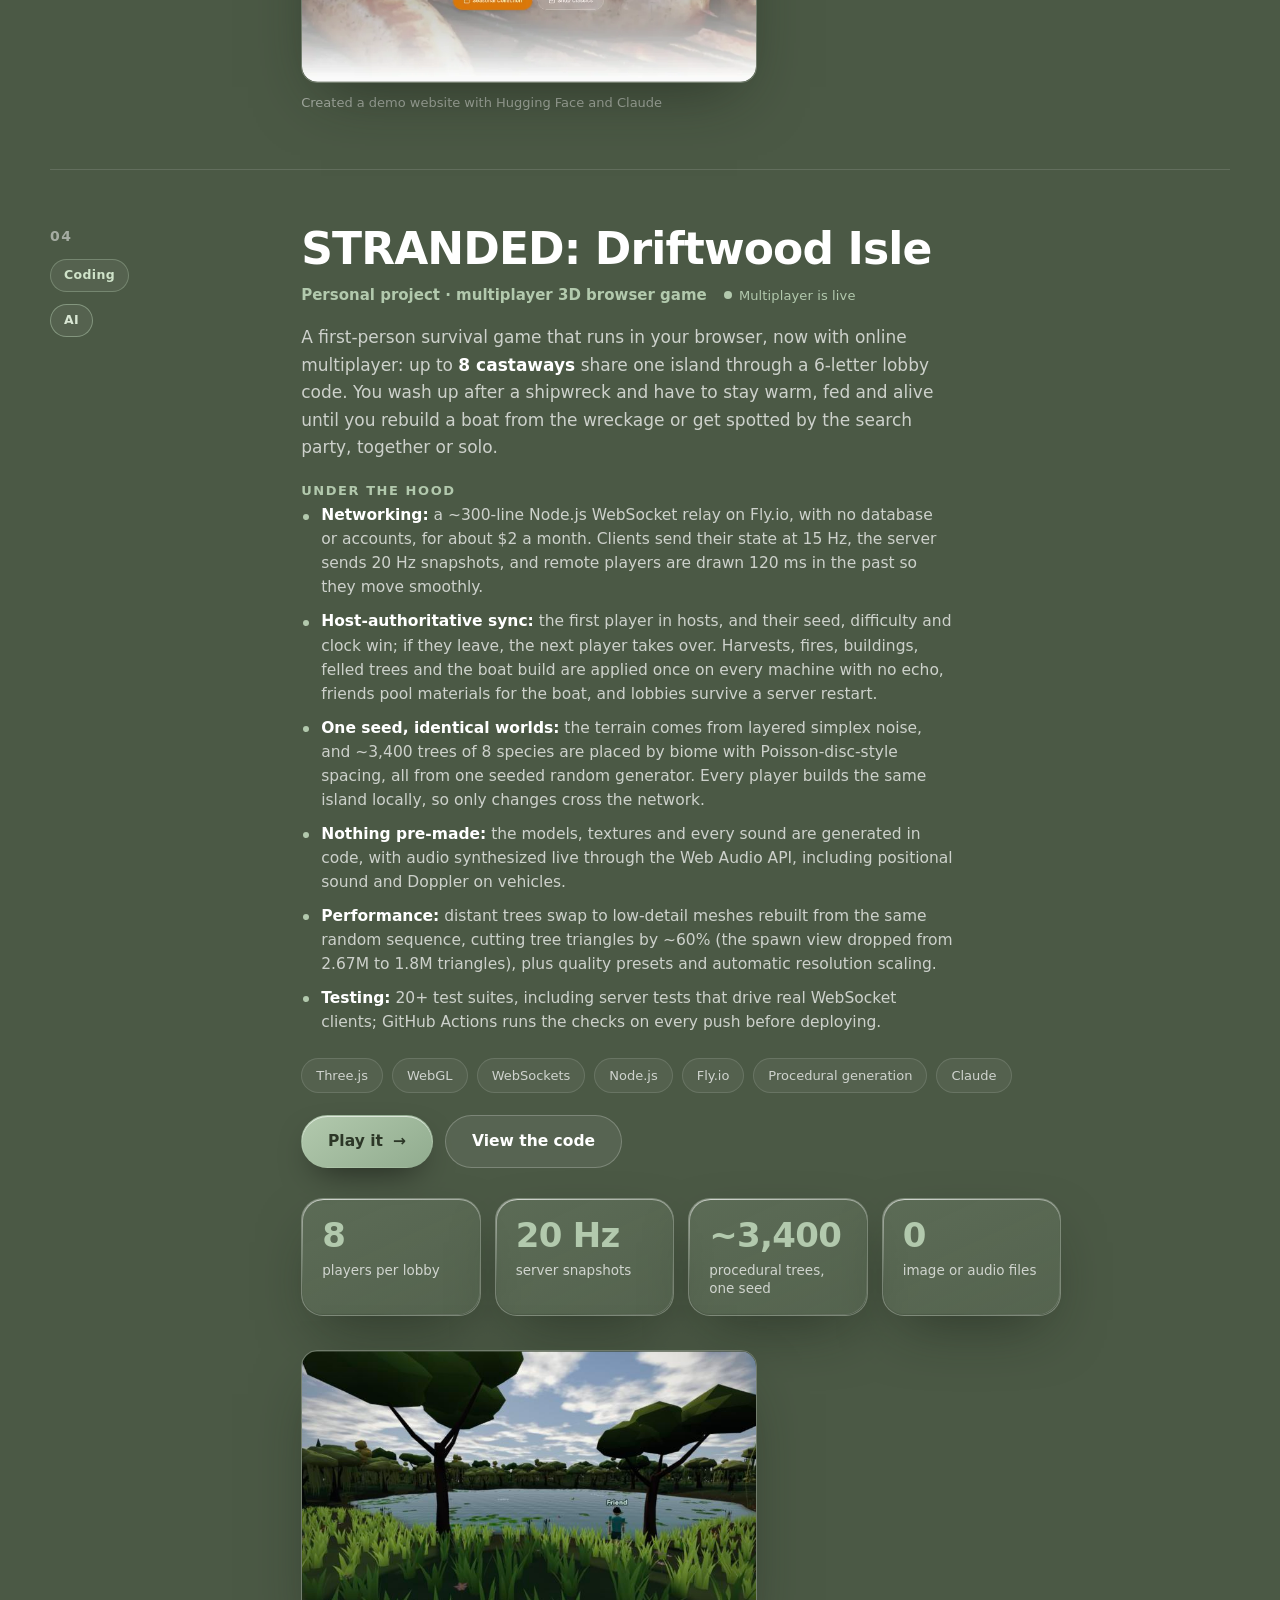
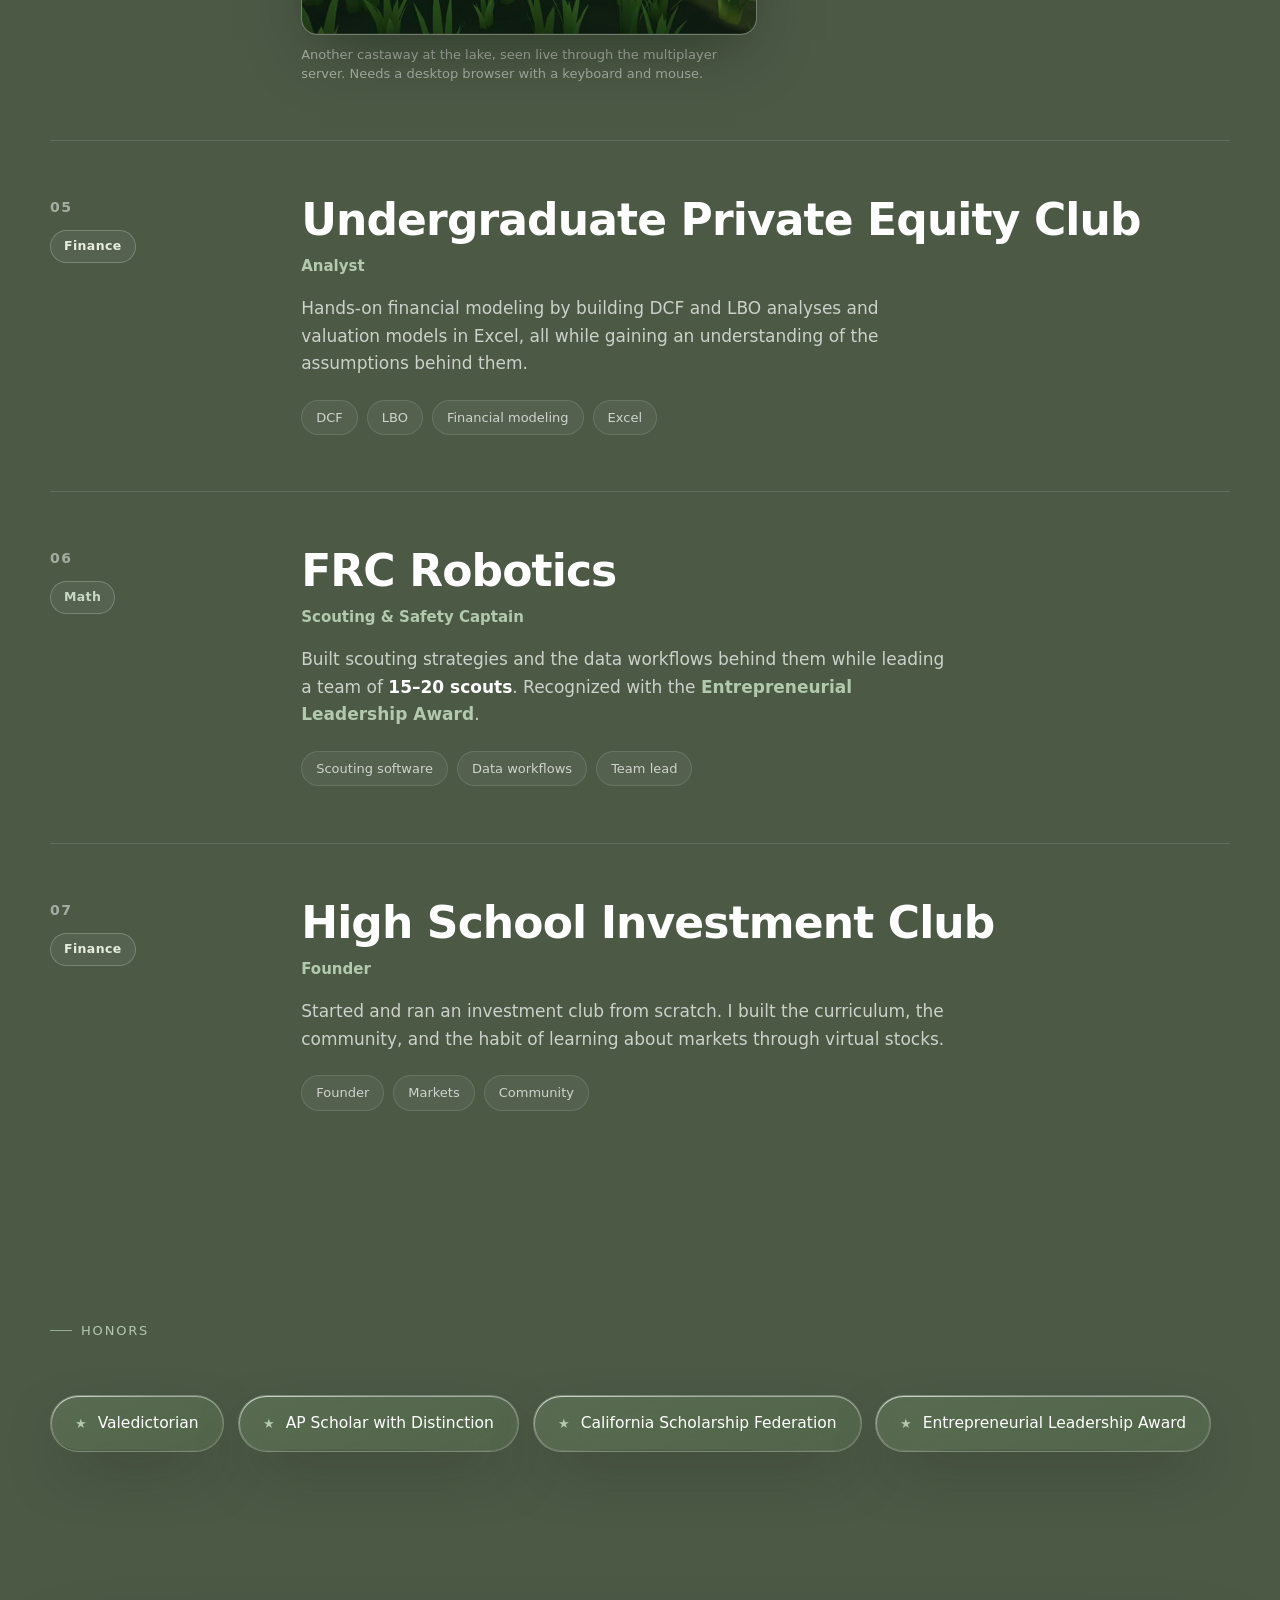
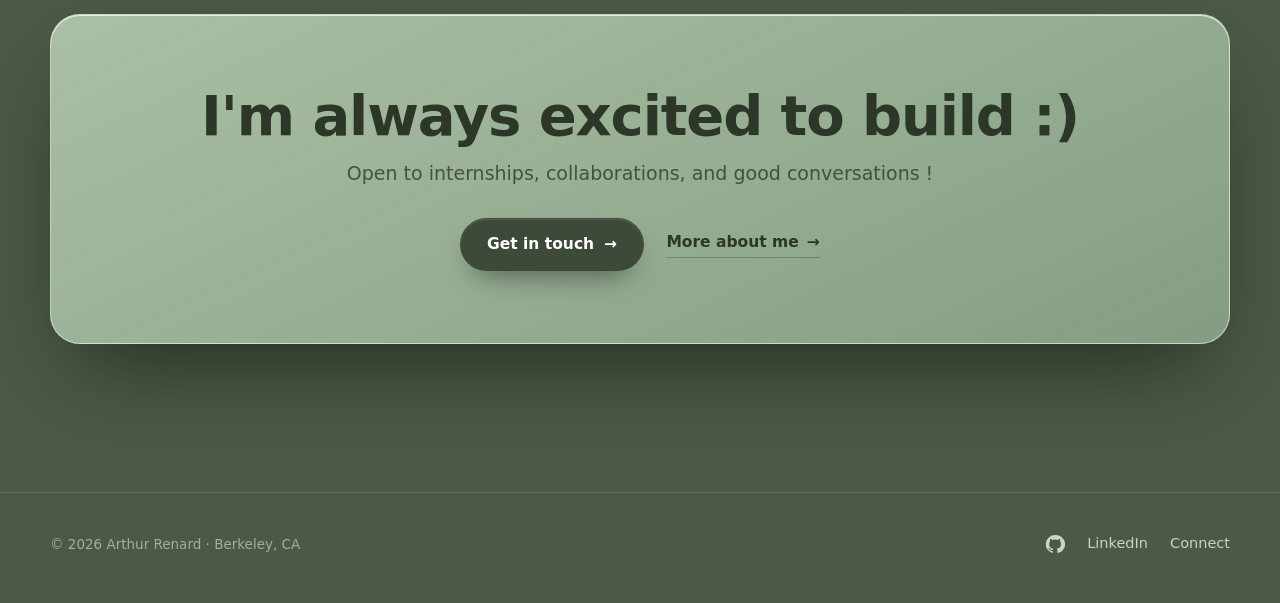
<file: work.html>
<!DOCTYPE html>
<html lang="en">
<head>
  <meta charset="UTF-8" />
  <script>document.documentElement.classList.add("js");</script>
  <meta name="viewport" content="width=device-width, initial-scale=1.0" />
  <title>Work — Arthur Renard</title>
  <meta name="description" content="Shipped work across AI safety, microfinance, private equity, and robotics — from deployed evaluation sites to automated data pipelines and financial models." />
  <meta property="og:title" content="Work — Arthur Renard" />
  <meta property="og:description" content="Shipped work across AI safety, microfinance, private equity, and robotics." />
  <meta property="og:type" content="website" />
  <meta property="og:site_name" content="Arthur Renard" />
  <meta property="og:url" content="https://arthur-renard.com/work.html" />
  <meta property="og:image" content="https://arthur-renard.com/og-image.png" />
  <meta property="og:image:width" content="1200" />
  <meta property="og:image:height" content="630" />
  <meta property="og:image:alt" content="Arthur Renard — Math · AI · Finance" />
  <meta name="twitter:card" content="summary_large_image" />
  <meta name="twitter:title" content="Work — Arthur Renard" />
  <meta name="twitter:description" content="Shipped work across AI safety, microfinance, private equity, and robotics." />
  <meta name="twitter:image" content="https://arthur-renard.com/og-image.png" />
  <link rel="canonical" href="https://arthur-renard.com/work.html" />
  <meta name="author" content="Arthur Renard" />
  <meta name="robots" content="index, follow, max-image-preview:large, max-snippet:-1" />
  <meta name="theme-color" content="#4b5945" />

  <link rel="icon" type="image/png" sizes="96x96" href="favicon-96.png" />
  <link rel="icon" type="image/png" sizes="48x48" href="favicon-48.png" />
  <link rel="icon" type="image/png" sizes="32x32" href="favicon-32.png" />
  <link rel="icon" type="image/png" sizes="16x16" href="favicon-16.png" />
  <link rel="apple-touch-icon" sizes="180x180" href="apple-touch-icon.png" />
  <link rel="manifest" href="site.webmanifest" />
  <link rel="stylesheet" href="styles.css?v=5" />
</head>
<body>
  <div class="bg-field"></div>
  <div class="bg-grain"></div>
  <div class="scroll-progress"></div>

  <nav class="nav">
    <div class="nav-left">
      <div class="lang-switch">
        <button class="lang-btn" aria-haspopup="listbox" aria-expanded="false" aria-label="Change language">
          <svg class="lang-globe" viewBox="0 0 24 24" fill="none" stroke="currentColor" stroke-width="1.6">
            <circle cx="12" cy="12" r="9"></circle>
            <path d="M3 12h18"></path>
            <path d="M12 3c2.6 2.7 3.9 5.8 3.9 9s-1.3 6.3-3.9 9c-2.6-2.7-3.9-5.8-3.9-9S9.4 5.7 12 3z"></path>
          </svg>
          <span class="lang-code">EN</span>
          <svg class="lang-caret" viewBox="0 0 12 12" fill="none" stroke="currentColor" stroke-width="1.8"><path d="M2 4.5l4 4 4-4"></path></svg>
        </button>
        <ul class="lang-menu" role="listbox" aria-label="Language">
          <li><button data-lang="en" role="option">English</button></li>
          <li><button data-lang="fr" role="option">Français</button></li>
          <li><button data-lang="ko" role="option">한국어</button></li>
          <li><button data-lang="es" role="option">Español</button></li>
        </ul>
      </div>
      <a class="brand" href="index.html">
        <span class="monogram" role="img" aria-label="Arthur Renard"><span class="mono-glyph" aria-hidden="true"></span></span>
        <span class="brand-name">Arthur Renard</span>
      </a>
    </div>
    <div class="nav-links">
      <a href="index.html" data-i18n="navHome">Home</a>
      <a href="about.html" data-i18n="navAbout">About</a>
      <a href="work.html" data-i18n="navWork">Work</a>
      <a href="connect.html" data-i18n="navConnect">Connect</a>
    </div>
    <button class="nav-toggle" aria-label="Menu"><span></span><span></span><span></span></button>
  </nav>

  <main>
    <!-- ============ PAGE HEAD ============ -->
    <section class="page-head section-pad" data-screen-label="Work — Head">
      <div class="wrap">
        <span class="eyebrow reveal" data-drift="left" data-i18n="workEyebrow">Selected work</span>
        <h1 class="reveal" data-drift="left" data-delay="1" data-i18n="workTitle">What I've<br />actually shipped.</h1>
        <p class="lead page-lead reveal" data-drift="left" data-delay="2" data-i18n="workLead">Across AI engineering, AI safety, microfinance, private equity, and robotics, I've held real roles and made real impacts.</p>
      </div>
    </section>

    <!-- ============ PROJECTS ============ -->
    <section class="projects">
      <div class="wrap">

        <!-- 01 Bright.AI -->
        <article class="project reveal" data-drift="right" data-screen-label="Work — Bright.AI">
          <div class="project-head">
            <div class="project-meta">
              <span class="project-num">01</span>
              <span class="tag tag-ai">AI</span>
              <span class="tag tag-code">Coding</span>
              <span class="tag tag-math">Math</span>
            </div>
            <div class="project-intro">
              <h2>Bright.AI</h2>
              <span class="role" data-i18n="roleAIIntern">AI Intern</span>
              <span class="status-past" data-i18n="brightDates">Summer 2026 · contract extended through September</span>
              <p data-i18n="brightP">I built software that brings machine intelligence into the real world, from overhead cameras on an industrial floor to a wearable for field technicians. After the summer, my contract was extended through September so I could keep developing the computer-vision model I had built from scratch.</p>
              <ul class="project-points">
                <li data-i18n="brightB1">Built an end-to-end computer-vision system for a waste-to-energy facility from raw, unlabeled footage: frame ingestion, <strong>SAM3</strong> auto-labeling, and <strong>YOLO11</strong> fine-tuning.</li>
                <li data-i18n="brightB2">Deployed the detector with TensorRT to a <strong>Jetson Orin</strong> edge hub (155 ms/frame, zero dropped frames), ran it live in shadow mode, and demoed it to the client and our CTO.</li>
                <li data-i18n="brightB3">Benchmarked on-device LLMs for an industrial wearable's knowledge-graph RAG assistant, using a <strong>377-question</strong> golden set and a latency model that drove the model-size decision.</li>
                <li data-i18n="brightB4">Indexed a <strong>67-repo</strong> IoT platform into a queryable code knowledge graph over MCP, then ran an AI-assisted security audit that surfaced critical findings.</li>
              </ul>
              <div class="tag-row">
                <span class="chip" data-i18n="chipCV">Computer vision</span>
                <span class="chip" data-i18n="chipEdgeAI">Edge AI</span>
                <span class="chip" data-i18n="chipOnDeviceLLM">On-device LLMs</span>
                <span class="chip" data-i18n="chipKG">Knowledge graphs</span>
                <span class="chip" data-i18n="chipWearables">Wearables</span>
              </div>
            </div>
          </div>
          <div class="project-stat glass">
            <div class="stat-num">19×</div>
            <div class="stat-label" data-i18n="brightStatLabel">real-time headroom for the detector on the edge GPU</div>
          </div>
          <div class="project-shots">
            <figure>
              <a class="shot-link" href="https://bright.ai/" target="_blank" rel="noopener" aria-label="Visit bright.ai">
                <image-slot id="bright-logo" class="shot shot-square" shape="rounded" radius="16" fit="contain"
                  placeholder="Bright.AI logo" style="width: 400px"></image-slot>
              </a>
              <figcaption></figcaption>
            </figure>
          </div>
        </article>

        <!-- 02 Everyone.ai -->
        <article class="project reveal" data-drift="left" data-screen-label="Work — Everyone.ai">
          <div class="project-head">
            <div class="project-meta">
              <span class="project-num">02</span>
              <span class="tag tag-ai">AI</span>
            </div>
            <div class="project-intro">
              <h2>Everyone.ai</h2>
              <span class="role" data-i18n="roleYouthAdvisor">Youth Advisor</span>
              <p data-i18n="everyoneP">I've been calibrating data to train child-safety evaluations for LLMs and LVMs, helping models learn what's appropriate for younger users. I have run AI-safety workshops for <strong>150+ students</strong>, written and filmed manifestos that were presented to the G7, and crafted slide presentations while ensuring translation consistency.</p>
              <div class="tag-row">
                <span class="chip" data-i18n="chipAISafety">AI safety</span>
                <span class="chip">Evals (LLM / LVM)</span>
                <span class="chip">Claude · Codex</span>
                <span class="chip">Hugging Face</span>
                <span class="chip" data-i18n="chipWorkshops">Workshops</span>
              </div>
            </div>
          </div>
          <div class="project-shots">
            <figure>
              <a class="shot-link" href="https://everyone.ai" target="_blank" rel="noopener" aria-label="Visit everyone.ai">
                <image-slot id="everyone-logo" class="shot shot-square" shape="rounded" radius="16" fit="contain"
                  src="images/everyoneai.png" placeholder="everyone.AI logo"></image-slot>
              </a>
              <figcaption></figcaption>
            </figure>
          </div>
        </article>

        <!-- 03 Microfinance -->
        <article class="project reveal" data-drift="right" data-screen-label="Work — Microfinance">
          <div class="project-head">
            <div class="project-meta">
              <span class="project-num">03</span>
              <span class="tag tag-fin">Finance</span>
              <span class="tag tag-ai">AI</span>
            </div>
            <div class="project-intro">
              <h2>Microfinance at Berkeley</h2>
              <span class="role" data-i18n="roleMicrofinance">Project Manager &amp; Head of Finance Committee</span>
              <span class="status-now" data-i18n="statusCurrent"><span class="status-dot"></span>Currently working here</span>
              <p data-i18n="microJnJ">
                I'm now a <strong>Project Manager</strong> setting up our <strong>AI consulting</strong>
                project with <strong>Johnson &amp; Johnson</strong>, which kicks off next semester. Right now
                we're scoping it: where AI could make a real difference in their work, which specific
                tools fit each case, and what I might build myself.
              </p>
              <p data-i18n="microP">
                Consulting for all-size businesses, small through corporate, and supporting KIVA
                crowdfunding. I automated our data-visualization pipelines, cutting coding and debugging
                time without uploading sensitive data to any LLMs.
              </p>
              <div class="tag-row">
                <span class="chip" data-i18n="chipAIConsulting">AI consulting</span>
                <span class="chip" data-i18n="chipSMB">SMB consulting</span>
                <span class="chip">KIVA crowdfunding</span>
                <span class="chip" data-i18n="chipDataViz">Data viz automation</span>
                <span class="chip">Claude</span>
              </div>
            </div>
          </div>
          <div class="project-stat glass">
            <div class="stat-num">−60%</div>
            <div class="stat-label" data-i18n="microStatLabel">coding &amp; debug time on reporting pipelines</div>
          </div>
          <div class="project-shots">
            <figure>
              <a class="shot-link" href="https://github.com/arthurrenard/Goudys-Official-Demo-Website-for-MCF-Application" target="_blank" rel="noopener" aria-label="View the Microfinance demo website on GitHub">
                <image-slot id="everyone-1" class="shot" shape="rounded" radius="16"
                  placeholder="Reporting / data-viz — screenshot"></image-slot>
              </a>
              <figcaption data-i18n="microFig">Created a demo website with Hugging Face and Claude</figcaption>
            </figure>
          </div>
        </article>

        <!-- 04 STRANDED -->
        <article class="project reveal" data-drift="left" data-screen-label="Work — Stranded">
          <div class="project-head">
            <div class="project-meta">
              <span class="project-num">04</span>
              <span class="tag tag-code">Coding</span>
              <span class="tag tag-ai">AI</span>
            </div>
            <div class="project-intro">
              <h2>STRANDED: Driftwood Isle</h2>
              <span class="role" data-i18n="roleStranded">Personal project · multiplayer 3D browser game</span>
              <span class="status-now" data-i18n="strandedLive"><span class="status-dot"></span>Multiplayer is live</span>
              <p data-i18n="strandedP">A first-person survival game that runs in your browser, now with online multiplayer: up to <strong>8 castaways</strong> share one island through a 6-letter lobby code. You wash up after a shipwreck and have to stay warm, fed and alive until you rebuild a boat from the wreckage or get spotted by the search party, together or solo.</p>
              <h3 class="project-sub" data-i18n="strandedHoodH">Under the hood</h3>
              <ul class="project-points">
                <li data-i18n="strandedB1"><strong>Networking:</strong> a ~300-line Node.js WebSocket relay on Fly.io, with no database or accounts, for about $2 a month. Clients send their state at 15 Hz, the server sends 20 Hz snapshots, and remote players are drawn 120 ms in the past so they move smoothly.</li>
                <li data-i18n="strandedB2"><strong>Host-authoritative sync:</strong> the first player in hosts, and their seed, difficulty and clock win; if they leave, the next player takes over. Harvests, fires, buildings, felled trees and the boat build are applied once on every machine with no echo, friends pool materials for the boat, and lobbies survive a server restart.</li>
                <li data-i18n="strandedB3"><strong>One seed, identical worlds:</strong> the terrain comes from layered simplex noise, and ~3,400 trees of 8 species are placed by biome with Poisson-disc-style spacing, all from one seeded random generator. Every player builds the same island locally, so only changes cross the network.</li>
                <li data-i18n="strandedB4"><strong>Nothing pre-made:</strong> the models, textures and every sound are generated in code, with audio synthesized live through the Web Audio API, including positional sound and Doppler on vehicles.</li>
                <li data-i18n="strandedB5"><strong>Performance:</strong> distant trees swap to low-detail meshes rebuilt from the same random sequence, cutting tree triangles by ~60% (the spawn view dropped from 2.67M to 1.8M triangles), plus quality presets and automatic resolution scaling.</li>
                <li data-i18n="strandedB6"><strong>Testing:</strong> 20+ test suites, including server tests that drive real WebSocket clients; GitHub Actions runs the checks on every push before deploying.</li>
              </ul>
              <div class="tag-row">
                <span class="chip">Three.js</span>
                <span class="chip">WebGL</span>
                <span class="chip">WebSockets</span>
                <span class="chip">Node.js</span>
                <span class="chip">Fly.io</span>
                <span class="chip" data-i18n="chipProcgen">Procedural generation</span>
                <span class="chip">Claude</span>
              </div>
              <div class="project-actions">
                <a class="btn btn-primary" href="https://arthurrenard.github.io/stranded-by-arthur/" target="_blank" rel="noopener" data-i18n="strandedPlay">Play it <span class="arr">→</span></a>
                <a class="btn btn-ghost" href="https://github.com/arthurrenard/stranded-by-arthur" target="_blank" rel="noopener" data-i18n="strandedCode">View the code</a>
              </div>
            </div>
          </div>
          <div class="project-specs">
            <div class="spec glass"><div class="spec-num">8</div><div class="spec-label" data-i18n="strandedSpec1">players per lobby</div></div>
            <div class="spec glass"><div class="spec-num">20 Hz</div><div class="spec-label" data-i18n="strandedSpec2">server snapshots</div></div>
            <div class="spec glass"><div class="spec-num">~3,400</div><div class="spec-label" data-i18n="strandedSpec3">procedural trees, one seed</div></div>
            <div class="spec glass"><div class="spec-num">0</div><div class="spec-label" data-i18n="strandedSpec4">image or audio files</div></div>
          </div>
          <div class="project-shots">
            <figure>
              <a class="shot-link" href="https://arthurrenard.github.io/stranded-by-arthur/" target="_blank" rel="noopener" aria-label="Play STRANDED: Driftwood Isle">
                <image-slot id="stranded-shot" class="shot" shape="rounded" radius="16"
                  src="images/stranded-coop.jpg" placeholder="Two players at the lake in STRANDED"></image-slot>
              </a>
              <figcaption data-i18n="strandedFig">Another castaway at the lake, seen live through the multiplayer server. Needs a desktop browser with a keyboard and mouse.</figcaption>
            </figure>
          </div>
        </article>

        <!-- 05 Private Equity -->
        <article class="project reveal" data-drift="right" data-screen-label="Work — Private Equity">
          <div class="project-head">
            <div class="project-meta">
              <span class="project-num">05</span>
              <span class="tag tag-fin">Finance</span>
            </div>
            <div class="project-intro">
              <h2>Undergraduate Private Equity Club</h2>
              <span class="role" data-i18n="roleAnalyst">Analyst</span>
              <p data-i18n="peP">Hands-on financial modeling by building DCF and LBO analyses and valuation models in Excel, all while gaining an understanding of the assumptions behind them.</p>
              <div class="tag-row">
                <span class="chip">DCF</span>
                <span class="chip">LBO</span>
                <span class="chip" data-i18n="chipFinModeling">Financial modeling</span>
                <span class="chip">Excel</span>
              </div>
            </div>
          </div>
        </article>

        <!-- 06 FRC Robotics -->
        <article class="project reveal" data-drift="left" data-screen-label="Work — Robotics">
          <div class="project-head">
            <div class="project-meta">
              <span class="project-num">06</span>
              <span class="tag tag-math">Math</span>
            </div>
            <div class="project-intro">
              <h2>FRC Robotics</h2>
              <span class="role" data-i18n="roleScouting">Scouting &amp; Safety Captain</span>
              <p data-i18n="frcP">
                Built scouting strategies and the data workflows behind them while leading a team of
                <strong>15–20 scouts</strong>. Recognized with the <em>Entrepreneurial Leadership Award</em>.
              </p>
              <div class="tag-row">
                <span class="chip" data-i18n="chipScoutingSw">Scouting software</span>
                <span class="chip" data-i18n="chipDataWf">Data workflows</span>
                <span class="chip" data-i18n="chipTeamLead">Team lead</span>
              </div>
            </div>
          </div>
        </article>

        <!-- 07 HS Investment Club -->
        <article class="project reveal" data-drift="right" data-screen-label="Work — Investment Club">
          <div class="project-head">
            <div class="project-meta">
              <span class="project-num">07</span>
              <span class="tag tag-fin">Finance</span>
            </div>
            <div class="project-intro">
              <h2 data-i18n="hsH">High School Investment Club</h2>
              <span class="role" data-i18n="roleFounder">Founder</span>
              <p data-i18n="hsP">Started and ran an investment club from scratch. I built the curriculum, the community, and the habit of learning about markets through virtual stocks.</p>
              <div class="tag-row">
                <span class="chip" data-i18n="chipFounder">Founder</span>
                <span class="chip" data-i18n="chipMarkets">Markets</span>
                <span class="chip" data-i18n="chipCommunity">Community</span>
              </div>
            </div>
          </div>
        </article>

      </div>
    </section>

    <!-- ============ HONORS ============ -->
    <section class="section-pad honors" data-screen-label="Work — Honors">
      <div class="wrap">
        <div class="sec-head reveal" data-drift="left">
          <span class="eyebrow" data-i18n="honorsEyebrow">Honors</span>
        </div>
        <div class="honors-row">
          <div class="glass honor reveal" data-drift="up" data-i18n="honorVal"><span class="honor-ico">★</span> Valedictorian</div>
          <div class="glass honor reveal" data-drift="up" data-delay="1"><span class="honor-ico">★</span> AP Scholar with Distinction</div>
          <div class="glass honor reveal" data-drift="up" data-delay="2"><span class="honor-ico">★</span> California Scholarship Federation</div>
          <div class="glass honor reveal" data-drift="up" data-delay="3"><span class="honor-ico">★</span> Entrepreneurial Leadership Award</div>
        </div>
      </div>
    </section>

    <!-- ============ CTA ============ -->
    <section class="section-pad cta-band" data-screen-label="Work — CTA">
      <div class="wrap">
        <div class="glass-light cta-panel reveal" data-drift="right">
          <h2 class="cta-h" data-i18n="workCtaH">I'm always excited to build :)</h2>
          <p class="cta-sub" data-i18n="workCtaSub">Open to internships, collaborations, and good conversations !</p>
          <div class="cta-actions">
            <a class="btn btn-dark" href="connect.html" data-i18n="ctaGetInTouch">Get in touch <span class="arr">→</span></a>
            <a class="link-arrow" href="about.html" data-i18n="ctaMoreAboutMe">More about me <span class="arr">→</span></a>
          </div>
        </div>
      </div>
    </section>
  </main>

  <footer class="site-footer">
    <div class="wrap">
      <div class="copy">© 2026 Arthur Renard · Berkeley, CA</div>
      <div class="f-links">
        <a href="https://github.com/arthurrenard" target="_blank" rel="noopener" aria-label="GitHub" class="f-icon">
          <svg viewBox="0 0 24 24" fill="currentColor" aria-hidden="true">
            <path d="M12 1.27a11 11 0 0 0-3.48 21.46c.55.1.75-.24.75-.53v-1.87c-3.06.67-3.7-1.3-3.7-1.3-.5-1.28-1.23-1.62-1.23-1.62-1-.69.08-.67.08-.67 1.11.08 1.7 1.15 1.7 1.15.98 1.69 2.58 1.2 3.21.92.1-.72.39-1.2.7-1.48-2.44-.28-5.01-1.23-5.01-5.46 0-1.2.43-2.19 1.14-2.96-.11-.28-.5-1.4.11-2.92 0 0 .93-.3 3.05 1.13a10.5 10.5 0 0 1 5.56 0c2.12-1.43 3.05-1.13 3.05-1.13.61 1.52.22 2.64.11 2.92.71.77 1.14 1.76 1.14 2.96 0 4.24-2.58 5.18-5.03 5.45.4.34.75 1.01.75 2.04v3.02c0 .29.2.64.76.53A11 11 0 0 0 12 1.27Z"></path>
          </svg>
        </a>
        <a href="https://www.linkedin.com/in/arthur-m-renard" target="_blank" rel="noopener">LinkedIn</a>
        <a href="connect.html" data-i18n="navConnect">Connect</a>
      </div>
    </div>
  </footer>

  <script src="image-slot.js"></script>
  <script src="app.js?v=3"></script>
  <script src="i18n.js?v=4"></script>
  <script src="router.js?v=3"></script>
  <script src="motion.js?v=2"></script>
  <script src="morph.js?v=2"></script>
  <script src="sound.js?v=3"></script>
</body>
</html>
</file>
<file: styles.css>
/* ===========================================================
   Arthur Renard — personal site
   Sage-green liquid-glass design system
   =========================================================== */

:root {
  /* Sage ramp (from brief) */
  --green-deepest: #3e4a39;   /* deepest — gradient floor */
  --green-base:    #4b5945;   /* primary page background */
  --green-mid:     #66785f;   /* panels, secondary surfaces */
  --sage:          #91ac8f;   /* accents, borders, hover */
  --sage-light:    #b2c9ad;   /* highlights, frosted tints */
  --ink-on-light:  #2c3727;   /* dark text on light sage panels */

  --white: #ffffff;
  --white-soft: rgba(255, 255, 255, 0.72);
  --white-faint: rgba(255, 255, 255, 0.5);

  /* Glass */
  --glass-tint:    rgba(178, 201, 173, 0.10);
  --glass-tint-2:  rgba(178, 201, 173, 0.16);
  --glass-border:  rgba(255, 255, 255, 0.22);
  --glass-edge:    rgba(255, 255, 255, 0.45);

  --radius-lg: 30px;
  --radius-md: 22px;
  --radius-sm: 14px;

  --shadow-soft: 0 24px 60px -20px rgba(20, 28, 18, 0.55);
  --shadow-deep: 0 40px 90px -30px rgba(15, 22, 13, 0.7);

  --maxw: 1180px;
  --ease: cubic-bezier(0.22, 0.61, 0.36, 1);
  --ease-out: cubic-bezier(0.16, 1, 0.3, 1);

  --font: -apple-system, BlinkMacSystemFont, "SF Pro Display", "SF Pro Text",
          "Segoe UI", system-ui, Helvetica, Arial, sans-serif;
}

* { box-sizing: border-box; }

html { scroll-behavior: smooth; overflow-x: hidden; }

body {
  margin: 0;
  font-family: var(--font);
  color: var(--white);
  background: var(--green-base);
  -webkit-font-smoothing: antialiased;
  text-rendering: optimizeLegibility;
  line-height: 1.5;
  overflow-x: hidden;
}

/* ---- Ambient background: depth + drifting glass blobs ---- */
.bg-field {
  position: fixed;
  inset: 0;
  z-index: -2;
  overflow: hidden;
  background:
    radial-gradient(1100px 700px at 78% -8%, rgba(178, 201, 173, 0.22), transparent 60%),
    radial-gradient(900px 800px at 8% 18%, rgba(102, 120, 95, 0.45), transparent 62%),
    radial-gradient(1200px 900px at 50% 118%, rgba(46, 56, 41, 0.85), transparent 55%),
    linear-gradient(160deg, #54634d 0%, var(--green-base) 42%, var(--green-deepest) 100%);
}
.bg-field::before,
.bg-field::after {
  content: "";
  position: absolute;
  border-radius: 50%;
  filter: blur(70px);
  opacity: 0.5;
  will-change: transform;
}
.bg-field::before {
  width: 46vw; height: 46vw;
  top: 6%; right: -8%;
  background: radial-gradient(circle, rgba(178, 201, 173, 0.6), transparent 65%);
  transform: translateY(var(--blob1, 0));
}
.bg-field::after {
  width: 40vw; height: 40vw;
  bottom: 2%; left: -10%;
  background: radial-gradient(circle, rgba(145, 172, 143, 0.5), transparent 68%);
  transform: translateY(var(--blob2, 0));
}
/* faint grain */
.bg-grain {
  position: fixed;
  inset: 0;
  z-index: -1;
  pointer-events: none;
  opacity: 0.035;
  background-image: url("data:image/svg+xml,%3Csvg xmlns='http://www.w3.org/2000/svg' width='160' height='160'%3E%3Cfilter id='n'%3E%3CfeTurbulence type='fractalNoise' baseFrequency='0.85' numOctaves='2'/%3E%3C/filter%3E%3Crect width='100%25' height='100%25' filter='url(%23n)'/%3E%3C/svg%3E");
}

/* ---- Scroll progress bar ---- */
.scroll-progress {
  position: fixed;
  top: 0; left: 0;
  height: 2px;
  width: 100%;
  transform: scaleX(var(--p, 0));
  transform-origin: 0 50%;
  background: linear-gradient(90deg, var(--sage), var(--sage-light));
  z-index: 200;
  box-shadow: 0 0 12px rgba(178, 201, 173, 0.6);
}

/* ===========================================================
   Navigation
   =========================================================== */
.nav {
  position: fixed;
  top: 18px;
  left: 50%;
  transform: translateX(-50%);
  width: calc(100% - 40px);
  max-width: var(--maxw);
  z-index: 100;
  display: flex;
  align-items: center;
  justify-content: space-between;
  padding: 12px 14px 12px 22px;
  border-radius: 100px;
  background: rgba(60, 72, 55, 0.42);
  border: 1px solid var(--glass-border);
  backdrop-filter: blur(18px) saturate(160%);
  -webkit-backdrop-filter: blur(18px) saturate(160%);
  box-shadow: var(--shadow-soft), inset 0 1px 0 var(--glass-edge);
  transition: padding 0.4s var(--ease), background 0.4s var(--ease), top 0.4s var(--ease);
}
.nav.shrink {
  top: 10px;
  padding-top: 9px;
  padding-bottom: 9px;
  background: rgba(52, 63, 48, 0.6);
}
.brand {
  display: flex;
  align-items: center;
  gap: 12px;
  text-decoration: none;
  color: var(--white);
}

/* Left cluster: language switcher + brand */
.nav-left { display: flex; align-items: center; gap: 12px; }

.lang-switch { position: relative; }
.lang-btn {
  display: flex;
  align-items: center;
  gap: 7px;
  padding: 8px 11px;
  border-radius: 100px;
  cursor: pointer;
  color: var(--white-soft);
  background: rgba(255, 255, 255, 0.07);
  border: 1px solid var(--glass-border);
  font: inherit;
  font-size: 13px;
  font-weight: 550;
  letter-spacing: 0.04em;
  transition: background 0.3s var(--ease), color 0.3s var(--ease);
}
.lang-btn:hover { background: rgba(255, 255, 255, 0.14); color: var(--white); }
.lang-globe { width: 16px; height: 16px; display: block; opacity: 0.9; }
.lang-code { line-height: 1; }
.lang-caret { width: 9px; height: 9px; opacity: 0.7; transition: transform 0.3s var(--ease); }
.lang-switch.open .lang-caret { transform: rotate(180deg); }

.lang-menu {
  position: absolute;
  top: calc(100% + 10px);
  left: 0;
  margin: 0;
  padding: 6px;
  list-style: none;
  min-width: 168px;
  border-radius: 16px;
  background: rgba(52, 63, 48, 0.82);
  border: 1px solid var(--glass-border);
  backdrop-filter: blur(20px) saturate(160%);
  -webkit-backdrop-filter: blur(20px) saturate(160%);
  box-shadow: var(--shadow-deep), inset 0 1px 0 var(--glass-edge);
  opacity: 0;
  transform: translateY(-8px);
  pointer-events: none;
  transition: opacity 0.26s var(--ease), transform 0.26s var(--ease);
  z-index: 120;
}
.lang-switch.open .lang-menu { opacity: 1; transform: translateY(0); pointer-events: auto; }
.lang-menu li { margin: 0; }
.lang-menu button {
  display: flex;
  align-items: center;
  justify-content: space-between;
  width: 100%;
  padding: 10px 13px;
  border: 0;
  border-radius: 11px;
  background: transparent;
  color: var(--white-soft);
  font: inherit;
  font-size: 14.5px;
  text-align: left;
  cursor: pointer;
  transition: background 0.2s var(--ease), color 0.2s var(--ease);
}
.lang-menu button:hover { background: rgba(255, 255, 255, 0.08); color: var(--white); }
.lang-menu button.active {
  color: var(--ink-on-light);
  background: linear-gradient(145deg, var(--sage-light), var(--sage));
}
.lang-menu button.active::after { content: "✓"; font-size: 12px; }
.brand .monogram {
  width: 36px; height: 36px;
  display: grid;
  place-items: center;
  border-radius: 11px;
  font-weight: 600;
  font-size: 15px;
  letter-spacing: 0.5px;
  color: var(--ink-on-light);
  background: linear-gradient(145deg, var(--sage-light), var(--sage));
  box-shadow: inset 0 1px 0 rgba(255,255,255,0.6), 0 6px 16px -6px rgba(0,0,0,0.5);
  overflow: hidden;
}
.brand .mono-glyph {
  width: 22px; height: 22px;
  background: var(--ink-on-light);
  -webkit-mask-repeat: no-repeat; -webkit-mask-position: center; -webkit-mask-size: contain;
  mask-repeat: no-repeat; mask-position: center; mask-size: contain;
  transition: opacity 0.5s var(--ease), transform 0.55s var(--ease);
  will-change: opacity, transform;
}
/* fall out the bottom of the square on exit */
.brand .mono-glyph.mono-out  { opacity: 0; transform: translateY(22px); }
/* start above the square, ready to fall into place */
.brand .mono-glyph.mono-prep { transition: none; opacity: 0; transform: translateY(-22px); }
@media (prefers-reduced-motion: reduce) {
  .brand .mono-glyph.mono-out, .brand .mono-glyph.mono-prep { transform: none; }
}
.brand .brand-name {
  font-size: 15.5px;
  font-weight: 550;
  letter-spacing: 0.2px;
  white-space: nowrap;
  line-height: 1.1;
}
.brand .brand-name span { color: var(--white-faint); font-weight: 400; }

.nav-links {
  display: flex;
  align-items: center;
  gap: 4px;
}
.nav-links a {
  position: relative;
  text-decoration: none;
  color: var(--white-soft);
  font-size: 14.5px;
  font-weight: 450;
  white-space: nowrap;
  padding: 9px 16px;
  border-radius: 100px;
  transition: color 0.3s var(--ease), background 0.3s var(--ease);
}
.nav-links a:hover { color: var(--white); background: rgba(255,255,255,0.08); }
.nav-links a.active {
  color: var(--ink-on-light);
  background: linear-gradient(145deg, var(--sage-light), var(--sage));
  box-shadow: inset 0 1px 0 rgba(255,255,255,0.5);
}

.nav-toggle { display: none; }

/* ===========================================================
   Layout primitives
   =========================================================== */
main { position: relative; z-index: 1; }

.wrap { width: calc(100% - 40px); max-width: var(--maxw); margin: 0 auto; }

section { position: relative; }

.section-pad { padding: clamp(80px, 12vh, 150px) 0; }

.eyebrow {
  display: inline-flex;
  align-items: center;
  gap: 9px;
  font-size: 13px;
  letter-spacing: 0.14em;
  text-transform: uppercase;
  color: var(--sage-light);
  font-weight: 500;
}
.eyebrow::before {
  content: "";
  width: 22px; height: 1px;
  background: var(--sage);
}

h1, h2, h3 { font-weight: 600; line-height: 1.04; letter-spacing: -0.02em; margin: 0; }
h1 { font-size: clamp(44px, 7vw, 88px); font-weight: 600; }
h2 { font-size: clamp(32px, 4.6vw, 56px); }
h3 { font-size: clamp(21px, 2.4vw, 27px); letter-spacing: -0.01em; }

.lead { font-size: clamp(18px, 2.1vw, 22px); color: var(--white-soft); font-weight: 400; line-height: 1.55; }
p { text-wrap: pretty; }

/* ===========================================================
   Glass surfaces
   =========================================================== */
.glass {
  position: relative;
  background: linear-gradient(155deg, var(--glass-tint-2), var(--glass-tint));
  border: 1px solid var(--glass-border);
  border-radius: var(--radius-lg);
  backdrop-filter: blur(22px) saturate(150%);
  -webkit-backdrop-filter: blur(22px) saturate(150%);
  box-shadow: var(--shadow-soft), inset 0 1px 0 var(--glass-edge), inset 0 -1px 1px rgba(0,0,0,0.12);
}
.glass::after {
  /* specular edge highlight */
  content: "";
  position: absolute;
  inset: 0;
  border-radius: inherit;
  padding: 1px;
  background: linear-gradient(150deg, rgba(255,255,255,0.55), rgba(255,255,255,0) 40%, rgba(255,255,255,0) 70%, rgba(255,255,255,0.18));
  -webkit-mask: linear-gradient(#000 0 0) content-box, linear-gradient(#000 0 0);
  -webkit-mask-composite: xor;
  mask-composite: exclude;
  pointer-events: none;
}

/* light sage glass panel (dark text) */
.glass-light {
  background: linear-gradient(155deg, rgba(178,201,173,0.92), rgba(145,172,143,0.82));
  color: var(--ink-on-light);
  border: 1px solid rgba(255,255,255,0.5);
  border-radius: var(--radius-lg);
  box-shadow: var(--shadow-deep), inset 0 1px 0 rgba(255,255,255,0.7);
}

/* ===========================================================
   Buttons
   =========================================================== */
.btn {
  display: inline-flex;
  align-items: center;
  gap: 10px;
  text-decoration: none;
  font-size: 15.5px;
  font-weight: 550;
  white-space: nowrap;
  padding: 14px 26px;
  border-radius: 100px;
  cursor: pointer;
  border: 1px solid transparent;
  transition: transform 0.35s var(--ease), box-shadow 0.35s var(--ease), background 0.35s var(--ease);
  will-change: transform;
}
.btn .arr { transition: transform 0.35s var(--ease); }
.btn:hover .arr { transform: translateX(4px); }
.btn-primary {
  color: var(--ink-on-light);
  background: linear-gradient(145deg, var(--sage-light), var(--sage));
  box-shadow: inset 0 1px 0 rgba(255,255,255,0.6), 0 14px 34px -14px rgba(0,0,0,0.7);
}
.btn-primary:hover { transform: translateY(-2px); box-shadow: inset 0 1px 0 rgba(255,255,255,0.6), 0 22px 44px -16px rgba(0,0,0,0.75); }
.btn-ghost {
  color: var(--white);
  background: rgba(255,255,255,0.07);
  border: 1px solid var(--glass-border);
  backdrop-filter: blur(10px);
  -webkit-backdrop-filter: blur(10px);
}
.btn-ghost:hover { background: rgba(255,255,255,0.14); transform: translateY(-2px); }

/* ===========================================================
   Lateral-drift reveal (signature motion)
   =========================================================== */
.reveal {
  opacity: 0;
  transform: translateX(var(--drift, 64px)) translateY(14px);
  transition: opacity 0.9s var(--ease-out), transform 1s var(--ease-out);
  will-change: transform, opacity;
}
.reveal.in {
  opacity: 1;
  transform: translateX(0) translateY(0);
}
.reveal[data-drift="left"]  { --drift: -64px; }
.reveal[data-drift="right"] { --drift: 64px; }
.reveal[data-drift="up"]    { --drift: 0px; transform: translateY(36px); }
.reveal[data-delay="1"] { transition-delay: 0.08s; }
.reveal[data-delay="2"] { transition-delay: 0.16s; }
.reveal[data-delay="3"] { transition-delay: 0.24s; }
.reveal[data-delay="4"] { transition-delay: 0.32s; }

@media (prefers-reduced-motion: reduce) {
  html { scroll-behavior: auto; }
  .reveal { opacity: 1 !important; transform: none !important; transition: none !important; }
  .bg-field::before, .bg-field::after { transform: none !important; }
}

/* Static fallback: when the runtime can't advance animations, show the
   visible end-state of every reveal instantly (never blank). */
.no-anim .reveal { opacity: 1 !important; transform: none !important; transition: none !important; }
.no-anim .scroll-bead { animation: none !important; left: 16px !important; }

/* ===========================================================
   Footer
   =========================================================== */
.site-footer {
  position: relative;
  z-index: 1;
  margin-top: 40px;
  padding: 40px 0 48px;
  border-top: 1px solid rgba(255,255,255,0.12);
}
.site-footer .wrap {
  display: flex;
  align-items: center;
  justify-content: space-between;
  gap: 20px;
  flex-wrap: wrap;
}
.site-footer .f-links { display: flex; align-items: center; gap: 22px; flex-wrap: wrap; }
.site-footer a { color: var(--white-soft); text-decoration: none; font-size: 14.5px; transition: color 0.3s; }
.site-footer a:hover { color: var(--white); }
.site-footer .f-icon { display: inline-flex; }
.site-footer .f-icon svg { width: 20px; height: 20px; display: block; }
.site-footer .copy { color: var(--white-faint); font-size: 13.5px; }

/* ===========================================================
   Page: HOME
   =========================================================== */
.hero { padding-top: clamp(150px, 22vh, 230px); }
.hero-grid {
  display: grid;
  grid-template-columns: 1.05fr 0.95fr;
  gap: clamp(30px, 6vw, 80px);
  align-items: center;
}
.hero-copy { min-width: 0; }
.hero-copy h1 { margin: 14px 0 22px; }
.hero-line { max-width: 30ch; }
.hero-line .dot { color: var(--sage-light); padding: 0 2px; }
.hero-cta { display: flex; gap: 14px; margin-top: 36px; flex-wrap: wrap; }

.hero-portrait { position: relative; justify-self: center; width: 100%; max-width: 440px; }
.portrait-slot {
  display: block;
  width: 100%;
  aspect-ratio: 4 / 5;
  border-radius: 28px;
  box-shadow: var(--shadow-deep), inset 0 1px 0 rgba(255,255,255,0.25);
  border: 1px solid var(--glass-border);
  overflow: hidden;
}
.portrait-glow {
  position: absolute;
  inset: -10% -4% -6% -4%;
  border-radius: 40px;
  background: radial-gradient(closest-side, rgba(178,201,173,0.5), transparent 78%);
  filter: blur(28px);
  z-index: -1;
}
.portrait-badge {
  position: absolute;
  left: 18px; bottom: 18px;
  display: inline-flex;
  align-items: center;
  gap: 9px;
  padding: 10px 16px;
  font-size: 13.5px;
  font-weight: 500;
  border-radius: 100px;
}
.badge-dot {
  width: 8px; height: 8px; border-radius: 50%;
  background: var(--sage-light);
  box-shadow: 0 0 10px var(--sage-light);
}

.scroll-hint {
  display: flex;
  align-items: center;
  gap: 12px;
  margin: clamp(50px, 8vh, 90px) auto 0;
  width: calc(100% - 40px);
  max-width: var(--maxw);
  color: var(--white-faint);
  font-size: 12.5px;
  letter-spacing: 0.18em;
  text-transform: uppercase;
}
.scroll-rail {
  position: relative;
  width: 46px; height: 1px;
  background: rgba(255,255,255,0.25);
  overflow: hidden;
}
.scroll-bead {
  position: absolute; top: -1.5px; left: 0;
  width: 14px; height: 4px; border-radius: 4px;
  background: var(--sage-light);
  animation: bead 2.4s var(--ease) infinite;
}
@keyframes bead { 0% { left: -14px; } 60%,100% { left: 46px; } }

/* Section heads */
.sec-head { max-width: 720px; margin-bottom: clamp(40px, 6vh, 64px); }
.sec-head h2 { margin-top: 16px; }
.muted { color: var(--white-faint); }

/* Pillars */
.pillar-grid {
  display: grid;
  grid-template-columns: repeat(3, 1fr);
  gap: 22px;
}
.pillar {
  padding: 34px 30px 30px;
  min-height: 250px;
  display: flex;
  flex-direction: column;
  transition: transform 0.5s var(--ease), box-shadow 0.5s var(--ease);
}
.pillar:hover { transform: translateY(-6px); box-shadow: var(--shadow-deep), inset 0 1px 0 var(--glass-edge); }
.pillar-tag {
  font-size: 13px; font-weight: 600; letter-spacing: 0.1em;
  color: var(--sage-light);
  margin-bottom: auto;
}
.pillar h3 { margin: 28px 0 12px; }
.pillar p { color: var(--white-soft); font-size: 15.5px; margin: 0; line-height: 1.55; }

/* Intro panel */
.intro-panel { padding: clamp(40px, 6vw, 70px); }
.eyebrow-dark { color: var(--ink-on-light); }
.eyebrow-dark::before { background: var(--ink-on-light); opacity: 0.5; }
.intro-text {
  font-size: clamp(22px, 3vw, 34px);
  line-height: 1.4;
  font-weight: 500;
  letter-spacing: -0.015em;
  margin: 20px 0 30px;
  max-width: 24ch;
  color: var(--ink-on-light);
}
.intro-links { display: flex; gap: 28px; flex-wrap: wrap; }
.link-arrow {
  display: inline-flex; align-items: center; gap: 8px;
  white-space: nowrap;
  text-decoration: none;
  font-weight: 550; font-size: 15.5px;
  color: var(--ink-on-light);
  padding-bottom: 3px;
  border-bottom: 1px solid rgba(44,55,39,0.3);
  transition: border-color 0.3s, gap 0.3s;
}
.link-arrow .arr { transition: transform 0.3s var(--ease); }
.link-arrow:hover { border-color: var(--ink-on-light); }

/* TLDR + recommendation side by side (recommendation on the left) */
.intro-grid {
  display: grid;
  grid-template-columns: 1fr 1fr;
  gap: 22px;
  align-items: stretch;
}
.intro-grid .rec-card { grid-column: 1; grid-row: 1; }
.intro-grid .intro-panel { grid-column: 2; grid-row: 1; }
.rec-card {
  margin: 0;
  padding: clamp(32px, 4vw, 48px);
  display: flex;
  flex-direction: column;
  gap: 22px;
}
.rec-head { display: flex; align-items: center; gap: 16px; }
.rec-photo {
  flex: none;
  width: 64px; height: 64px;
  border-radius: 50%;
  object-fit: cover;
  border: 2px solid var(--sage-light);
  box-shadow: 0 8px 20px -8px rgba(0,0,0,0.5);
}
.rec-who { display: flex; flex-direction: column; gap: 2px; min-width: 0; }
.rec-name { font-size: 18px; font-weight: 600; letter-spacing: -0.01em; }
.rec-role { font-size: 14px; color: var(--white-soft); }
.rec-rel { font-size: 13px; color: var(--sage-light); }
.rec-quote { margin: 0; position: relative; padding-top: 30px; }
.rec-quote::before {
  content: "\201C";
  position: absolute;
  top: -14px; left: -4px;
  font-size: 72px;
  line-height: 1;
  font-weight: 600;
  color: var(--sage);
  opacity: 0.7;
}
.rec-quote p {
  margin: 0;
  font-size: clamp(16px, 1.6vw, 20px);
  line-height: 1.65;
  color: var(--white-soft);
}
.rec-source {
  margin-top: auto;
  display: inline-flex;
  align-items: center;
  gap: 8px;
  align-self: flex-start;
  text-decoration: none;
  font-size: 13.5px;
  color: var(--white-faint);
  transition: color 0.3s;
}
.rec-source:hover { color: var(--white); }
.link-arrow:hover .arr { transform: translateX(4px); }

@media (max-width: 860px) {
  .pillar-grid { grid-template-columns: 1fr; }
  .pillar { min-height: 0; }
  .intro-grid { grid-template-columns: 1fr; }
  .intro-grid .rec-card, .intro-grid .intro-panel { grid-column: auto; grid-row: auto; }
  .hero-grid { grid-template-columns: 1fr; }
  .hero-portrait { grid-row: 1; max-width: 360px; margin-bottom: 10px; }
}

/* ===========================================================
   Shared: page head, CTA band
   =========================================================== */
.page-head { padding-top: clamp(150px, 20vh, 220px); padding-bottom: clamp(40px, 6vh, 70px); }
.page-head h1 { margin: 18px 0 26px; max-width: 14ch; }
.page-lead { max-width: 52ch; }

.btn-dark {
  color: var(--white);
  background: var(--green-deepest);
  box-shadow: inset 0 1px 0 rgba(255,255,255,0.12), 0 14px 30px -14px rgba(0,0,0,0.6);
}
.btn-dark:hover { transform: translateY(-2px); background: #36402f; }

.cta-band { padding-top: clamp(40px, 6vh, 70px); }
.cta-panel { padding: clamp(44px, 6vw, 72px); text-align: center; }
.cta-h { color: var(--ink-on-light); }
.cta-sub { color: rgba(44,55,39,0.78); font-size: clamp(16px, 2vw, 19px); margin: 14px 0 30px; }
.cta-actions { display: flex; gap: 22px; align-items: center; justify-content: center; flex-wrap: wrap; }

/* ===========================================================
   Page: ABOUT
   =========================================================== */
.narrative-grid {
  display: grid;
  grid-template-columns: 320px 1fr;
  gap: clamp(30px, 5vw, 70px);
  align-items: start;
}
.narrative-aside { position: sticky; top: 110px; }
.aside-card { padding: 28px 26px; }
.aside-row {
  display: flex;
  flex-direction: column;
  gap: 3px;
  padding: 13px 0;
  border-bottom: 1px solid rgba(255,255,255,0.12);
}
.aside-row:last-child { border-bottom: none; }
.aside-row .k { font-size: 12px; letter-spacing: 0.12em; text-transform: uppercase; color: var(--sage-light); }
.aside-row .v { font-size: 16px; color: var(--white); font-weight: 500; }

.narrative-body p { color: var(--white-soft); font-size: 17.5px; line-height: 1.65; margin: 0 0 22px; }
.narrative-body em { color: var(--white); font-style: normal; font-weight: 550; }
.narrative-body .big-p {
  color: var(--white);
  font-size: clamp(20px, 2.5vw, 27px);
  line-height: 1.45;
  font-weight: 500;
  letter-spacing: -0.01em;
  margin-bottom: 30px;
}
.narrative-body .big-p em { color: var(--sage-light); }

/* Beyond work */
.beyond-grid {
  display: grid;
  grid-template-columns: repeat(3, 1fr);
  gap: 20px;
}
.beyond-card { padding: 30px 28px; grid-column: span 1; transition: transform 0.5s var(--ease), box-shadow 0.5s var(--ease); }
.beyond-card.span-2 { grid-column: span 2; }
.beyond-card:hover { transform: translateY(-5px); box-shadow: var(--shadow-deep), inset 0 1px 0 var(--glass-edge); }
.beyond-card h3 { margin-bottom: 12px; }
.beyond-card p { color: var(--white-soft); font-size: 15.5px; line-height: 1.6; margin: 0; }
.beyond-card em { color: var(--sage-light); font-style: italic; }

/* ---- Guitar build card (Multi-instrumentalist) ---- */
.guitar-card { padding: 0; overflow: hidden; }
.guitar-card-grid {
  display: grid;
  grid-template-columns: 1fr clamp(220px, 26%, 300px);
  gap: clamp(24px, 3vw, 40px);
  align-items: stretch;
}
.guitar-card-text { padding: 30px 0 30px 28px; display: flex; flex-direction: column; }
.guitar-card-text h3 { margin-bottom: 12px; }
.guitar-card-text p { color: var(--white-soft); font-size: 15.5px; line-height: 1.6; margin: 0; }
.guitar-card-note {
  margin-top: 14px !important;
  font-size: 14px !important;
  color: var(--white-faint) !important;
  border-top: 1px solid rgba(255,255,255,0.12);
  padding-top: 14px;
}

.guitar-thumb {
  position: relative;
  display: block;
  border: 0;
  padding: 0;
  margin: 0;
  cursor: pointer;
  overflow: hidden;
  background: rgba(0,0,0,0.2);
  border-left: 1px solid var(--glass-border);
  min-height: 240px;
}
.guitar-thumb img {
  position: absolute;
  inset: 0;
  width: 100%;
  height: 100%;
  object-fit: cover;
  object-position: 50% 38%;
  transition: transform 0.6s var(--ease);
}
.guitar-thumb:hover img { transform: scale(1.05); }
.guitar-thumb-veil {
  position: absolute;
  inset: 0;
  background: linear-gradient(195deg, rgba(20,28,18,0) 35%, rgba(15,22,13,0.82) 100%);
  transition: background 0.4s var(--ease);
}
.guitar-thumb:hover .guitar-thumb-veil {
  background: linear-gradient(195deg, rgba(20,28,18,0.05) 25%, rgba(15,22,13,0.9) 100%);
}
.guitar-thumb-hint {
  position: absolute;
  left: 16px;
  right: 16px;
  bottom: 16px;
  display: flex;
  align-items: center;
  gap: 8px;
  text-align: left;
}
.gth-label { font-size: 14px; font-weight: 650; color: var(--white); letter-spacing: -0.01em; }
.gth-arr { font-size: 15px; color: var(--sage-light); transition: transform 0.35s var(--ease); }
.guitar-thumb:hover .gth-arr { transform: translateX(4px); }
.guitar-thumb:focus-visible { outline: 2px solid var(--sage-light); outline-offset: -3px; }

/* ---- Lightbox ---- */
body.glb-lock { overflow: hidden; }
.guitar-lightbox {
  position: fixed;
  inset: 0;
  z-index: 300;
  display: flex;
  align-items: center;
  justify-content: center;
  padding: clamp(14px, 3vw, 40px);
  opacity: 0;
  visibility: hidden;
  transition: opacity 0.35s var(--ease), visibility 0.35s var(--ease);
}
.guitar-lightbox.open { opacity: 1; visibility: visible; }
.glb-backdrop {
  position: absolute;
  inset: 0;
  background: rgba(10, 16, 9, 0.72);
  backdrop-filter: blur(14px) saturate(120%);
  -webkit-backdrop-filter: blur(14px) saturate(120%);
}
.glb-dialog {
  position: relative;
  width: min(960px, 100%);
  max-height: 92vh;
  display: flex;
  flex-direction: column;
  background: linear-gradient(155deg, rgba(64,76,57,0.86), rgba(44,55,40,0.92));
  border: 1px solid var(--glass-border);
  border-radius: var(--radius-lg);
  box-shadow: var(--shadow-deep), inset 0 1px 0 var(--glass-edge);
  overflow: hidden;
  transform: translateY(16px) scale(0.985);
  transition: transform 0.4s var(--ease-out);
}
.guitar-lightbox.open .glb-dialog { transform: translateY(0) scale(1); }
.glb-bar {
  display: flex;
  align-items: center;
  justify-content: space-between;
  padding: 16px 18px 14px;
  border-bottom: 1px solid rgba(255,255,255,0.1);
}
.glb-eyebrow {
  font-size: 12px;
  letter-spacing: 0.16em;
  text-transform: uppercase;
  color: var(--sage-light);
  font-weight: 600;
}
.glb-close {
  display: grid; place-items: center;
  width: 34px; height: 34px;
  border-radius: 10px;
  border: 1px solid var(--glass-border);
  background: rgba(255,255,255,0.07);
  color: var(--white-soft);
  cursor: pointer;
  transition: background 0.25s var(--ease), color 0.25s var(--ease), transform 0.25s var(--ease);
}
.glb-close svg { width: 17px; height: 17px; }
.glb-close:hover { background: rgba(255,255,255,0.16); color: var(--white); transform: rotate(90deg); }

.glb-stage {
  position: relative;
  flex: 1 1 auto;
  min-height: 0;
  display: flex;
  align-items: center;
  justify-content: center;
  padding: clamp(14px, 2.4vw, 26px);
  background:
    radial-gradient(120% 90% at 50% 30%, rgba(30,38,27,0.5), rgba(18,25,16,0.78));
}
.glb-imgwrap {
  flex: 1 1 auto;
  min-width: 0;
  display: flex;
  align-items: center;
  justify-content: center;
}
.glb-imgwrap img {
  max-width: 100%;
  max-height: min(58vh, 560px);
  width: auto;
  height: auto;
  border-radius: var(--radius-sm);
  border: 1px solid rgba(255,255,255,0.12);
  box-shadow: var(--shadow-deep);
  opacity: 0;
  transform: scale(0.98);
  transition: opacity 0.45s var(--ease), transform 0.45s var(--ease);
}
.glb-imgwrap img.is-in { opacity: 1; transform: scale(1); }
.glb-nav {
  flex: none;
  display: grid; place-items: center;
  width: 44px; height: 44px;
  border-radius: 50%;
  border: 1px solid var(--glass-border);
  background: rgba(20,28,18,0.5);
  color: var(--white);
  cursor: pointer;
  z-index: 2;
  backdrop-filter: blur(8px);
  -webkit-backdrop-filter: blur(8px);
  transition: background 0.25s var(--ease), transform 0.25s var(--ease), border-color 0.25s var(--ease);
}
.glb-nav svg { width: 20px; height: 20px; }
.glb-nav:hover { background: var(--sage); color: var(--ink-on-light); border-color: var(--sage-light); }
.glb-prev { margin-right: 4px; }
.glb-next { margin-left: 4px; }

.glb-caption {
  flex: none;
  padding: 18px clamp(18px, 2.4vw, 28px) 20px;
  border-top: 1px solid rgba(255,255,255,0.1);
  background: rgba(28,36,25,0.55);
}
.glb-meta { display: flex; align-items: baseline; gap: 14px; flex-wrap: wrap; }
.glb-step {
  font-size: 13px;
  font-weight: 700;
  letter-spacing: 0.04em;
  color: var(--sage-light);
  display: inline-flex;
  align-items: baseline;
  gap: 5px;
}
.glb-step-total { color: var(--white-faint); font-weight: 500; }
.glb-title { font-size: clamp(18px, 2.2vw, 22px); font-weight: 650; letter-spacing: -0.01em; color: var(--white); }
.glb-desc {
  margin: 8px 0 0;
  font-size: 15px;
  line-height: 1.55;
  color: var(--white-soft);
  max-width: 70ch;
  text-wrap: pretty;
}
.glb-dots { display: flex; gap: 8px; margin-top: 16px; flex-wrap: wrap; }
.glb-dot {
  width: 9px; height: 9px;
  border-radius: 50%;
  border: 0;
  padding: 0;
  cursor: pointer;
  background: rgba(255,255,255,0.22);
  transition: background 0.25s var(--ease), transform 0.25s var(--ease), width 0.3s var(--ease);
}
.glb-dot:hover { background: rgba(255,255,255,0.45); }
.glb-dot.active { background: var(--sage-light); width: 22px; border-radius: 6px; }

@media (prefers-reduced-motion: reduce) {
  .glb-imgwrap img, .guitar-thumb img, .glb-dialog { transition: opacity 0.2s linear; transform: none; }
}

@media (max-width: 680px) {
  .glb-stage { padding: 10px; }
  .glb-nav {
    position: absolute;
    top: 50%;
    transform: translateY(-50%);
    width: 40px; height: 40px;
  }
  .glb-prev { left: 8px; margin: 0; }
  .glb-next { right: 8px; margin: 0; }
  .glb-nav:hover { transform: translateY(-50%); }
  .glb-imgwrap img { max-height: 52vh; }
}


@media (max-width: 860px) {
  .narrative-grid { grid-template-columns: 1fr; }
  .narrative-aside { position: static; }
  .beyond-grid { grid-template-columns: 1fr; }
  .beyond-card.span-2 { grid-column: span 1; }
  .guitar-card-grid { grid-template-columns: 1fr; }
  .guitar-card-text { padding: 28px 28px 22px; }
  .guitar-thumb { min-height: 300px; border-left: 0; border-top: 1px solid var(--glass-border); }
}

/* ===========================================================
   Page: WORK
   =========================================================== */
.projects { padding: 20px 0 40px; }
.project {
  padding: clamp(34px, 5vw, 56px) 0;
  border-top: 1px solid rgba(255,255,255,0.13);
}
.project:first-child { border-top: none; }
.project-head {
  display: grid;
  grid-template-columns: 200px 1fr;
  gap: clamp(24px, 4vw, 60px);
  align-items: start;
}
.project-meta { display: flex; flex-direction: column; gap: 12px; align-items: flex-start; }
.project-num { font-size: 14px; font-weight: 600; letter-spacing: 0.1em; color: var(--white-faint); }
.project-intro h2 { font-size: clamp(28px, 3.6vw, 44px); }
.project-intro .role {
  display: inline-block;
  margin: 12px 0 18px;
  font-size: 15px;
  font-weight: 550;
  color: var(--sage-light);
}
.project-intro p { color: var(--white-soft); font-size: 17px; line-height: 1.62; max-width: 60ch; margin: 0 0 22px; }
.project-intro strong { color: var(--white); font-weight: 600; }
.project-intro em { color: var(--sage-light); font-style: normal; font-weight: 550; }

.tag {
  display: inline-flex;
  align-items: center;
  padding: 6px 13px;
  border-radius: 100px;
  font-size: 12.5px;
  font-weight: 600;
  letter-spacing: 0.03em;
  border: 1px solid var(--glass-border);
  background: rgba(255,255,255,0.06);
}
.tag-ai   { color: #d9e7d4; border-color: rgba(178,201,173,0.5); }
.tag-fin  { color: #e6eddf; }
.tag-math { color: #c6d8c2; }
.tag-code { color: #cfe3c9; border-color: rgba(178,201,173,0.35); }

.status-now {
  display: inline-flex;
  align-items: center;
  gap: 7px;
  margin-left: 12px;
  font-size: 13px;
  letter-spacing: 0.01em;
  color: var(--sage-light);
  vertical-align: middle;
}
.status-now .status-dot {
  width: 8px;
  height: 8px;
  border-radius: 50%;
  background: var(--sage-light);
  box-shadow: 0 0 0 0 rgba(178,201,173,0.6);
  animation: status-pulse 2.2s ease-out infinite;
}
@keyframes status-pulse {
  0%   { box-shadow: 0 0 0 0 rgba(178,201,173,0.55); }
  70%  { box-shadow: 0 0 0 7px rgba(178,201,173,0); }
  100% { box-shadow: 0 0 0 0 rgba(178,201,173,0); }
}
@media (prefers-reduced-motion: reduce) {
  .status-now .status-dot { animation: none; }
}

/* Dates for a finished role (no pulsing dot) */
.status-past {
  display: inline-flex;
  align-items: center;
  margin-left: 12px;
  font-size: 13px;
  letter-spacing: 0.01em;
  color: var(--white-faint);
  vertical-align: middle;
}

/* Highlight bullets inside a project card */
.project-points {
  list-style: none;
  margin: -6px 0 24px;
  padding: 0;
  max-width: 64ch;
  display: grid;
  gap: 10px;
}
.project-points li {
  position: relative;
  padding-left: 20px;
  color: var(--white-soft);
  font-size: 15.5px;
  line-height: 1.55;
}
.project-points li::before {
  content: "";
  position: absolute;
  left: 2px;
  top: 0.68em;
  width: 6px;
  height: 6px;
  border-radius: 50%;
  background: var(--sage-light);
}
.project-points strong { color: var(--white); font-weight: 600; }

.tag-row { display: flex; flex-wrap: wrap; gap: 9px; }
.project-actions { display: flex; flex-wrap: wrap; gap: 12px; margin-top: 22px; }
.chip {
  font-size: 13px;
  white-space: nowrap;
  color: var(--white-soft);
  padding: 7px 14px;
  border-radius: 100px;
  background: rgba(255,255,255,0.05);
  border: 1px solid rgba(255,255,255,0.12);
}

.project-shots {
  display: grid;
  grid-template-columns: 1fr 1fr;
  gap: 18px;
  margin-top: 34px;
  margin-left: calc(200px + clamp(24px, 4vw, 60px));
}
.project-shots figure { margin: 0; }
.project-shots .shot {
  display: block;
  width: 100%;
  height: auto;
  aspect-ratio: 16 / 10;
  border-radius: 16px;
  border: 1px solid var(--glass-border);
  box-shadow: var(--shadow-soft);
  overflow: hidden;
}
/* Taller frame so a contained screenshot shows in full */
.project-shots .shot-tall { aspect-ratio: 4 / 3.4; }
/* Square frame (logo) — sized ~ the prior frame's height */
.project-shots .shot-square { aspect-ratio: 1 / 1; width: min(100%, 250px); height: auto; }
/* Bright.AI logo — landscape frame matched to the artwork (496×215) */
.project-shots #bright-logo { aspect-ratio: 496 / 215; width: min(100%, 250px); height: auto; }
/* Clickable image frames */
.project-shots .shot-link {
  display: block;
  text-decoration: none;
  cursor: pointer;
  border-radius: 16px;
  transition: transform 0.4s var(--ease), box-shadow 0.4s var(--ease), opacity 0.3s var(--ease);
}
.project-shots .shot-link:hover { transform: translateY(-4px); }
.project-shots .shot-link:hover .shot { box-shadow: var(--shadow-deep); border-color: var(--sage); }
.project-shots .shot-link:focus-visible { outline: 2px solid var(--sage-light); outline-offset: 4px; }
.project-shots figcaption {
  margin-top: 10px;
  font-size: 13px;
  color: var(--white-faint);
}

.project-stat {
  margin-top: 30px;
  margin-left: calc(200px + clamp(24px, 4vw, 60px));
  display: inline-flex;
  align-items: baseline;
  gap: 16px;
  padding: 22px 30px;
}
.stat-num {
  font-size: clamp(38px, 5vw, 58px);
  font-weight: 600;
  letter-spacing: -0.03em;
  color: var(--sage-light);
}
.stat-label { font-size: 15px; color: var(--white-soft); max-width: 24ch; line-height: 1.4; }

/* A strip of small stats (spec sheet), e.g. the STRANDED card */
.project-specs {
  margin-top: 30px;
  margin-left: calc(200px + clamp(24px, 4vw, 60px));
  display: grid;
  grid-template-columns: repeat(4, minmax(0, 1fr));
  gap: 14px;
  max-width: 760px;
}
.spec { padding: 18px 20px; border-radius: var(--radius-md); }
@media (max-width: 1000px) { .project-specs { grid-template-columns: repeat(2, minmax(0, 1fr)); max-width: 480px; } }
.spec-num {
  font-size: clamp(26px, 3vw, 34px);
  font-weight: 600;
  letter-spacing: -0.02em;
  line-height: 1.1;
  color: var(--sage-light);
  white-space: nowrap;
}
.spec-label { margin-top: 6px; font-size: 13.5px; line-height: 1.35; color: var(--white-soft); }
.project-intro .project-sub {
  margin: 4px 0 12px;
  font-size: 13px;
  font-weight: 600;
  letter-spacing: 0.12em;
  text-transform: uppercase;
  color: var(--sage-light);
}

/* Honors */
.honors-row { display: flex; flex-wrap: wrap; gap: 14px; }
.honor {
  display: inline-flex;
  align-items: center;
  gap: 11px;
  padding: 16px 24px;
  font-size: 15.5px;
  font-weight: 500;
  border-radius: 100px;
}
.honor-ico { color: var(--sage-light); font-size: 13px; }

@media (max-width: 760px) {
  .project-head { grid-template-columns: 1fr; gap: 16px; }
  .project-meta { flex-direction: row; align-items: center; }
  .project-shots { grid-template-columns: 1fr; margin-left: 0; }
  .project-stat { margin-left: 0; }
  .project-specs { margin-left: 0; grid-template-columns: repeat(2, minmax(0, 1fr)); }
}

/* ===========================================================
   Page: CONNECT
   =========================================================== */
.connect-primary { margin-top: 36px; }
.btn.big { font-size: 18px; padding: 18px 32px; }

/* Form + LinkedIn layout */
.connect-main { padding-top: clamp(10px, 3vh, 40px); }
.connect-layout {
  display: grid;
  grid-template-columns: 1.35fr 0.65fr;
  gap: clamp(22px, 3vw, 36px);
  align-items: stretch;
}

.contact-form { padding: clamp(28px, 3.4vw, 44px); }
.form-row { display: flex; flex-direction: column; gap: 9px; margin-bottom: 22px; }
.form-row label {
  font-size: 13px;
  letter-spacing: 0.1em;
  text-transform: uppercase;
  color: var(--sage-light);
  font-weight: 550;
}
.form-row input,
.form-row textarea {
  width: 100%;
  font: inherit;
  font-size: 16px;
  color: var(--white);
  padding: 14px 16px;
  border-radius: var(--radius-sm);
  background: rgba(255, 255, 255, 0.06);
  border: 1px solid var(--glass-border);
  transition: border-color 0.3s var(--ease), background 0.3s var(--ease), box-shadow 0.3s var(--ease);
  resize: vertical;
}
.form-row textarea { min-height: 120px; line-height: 1.55; }
.form-row input::placeholder,
.form-row textarea::placeholder { color: rgba(255, 255, 255, 0.4); }
.form-row input:focus,
.form-row textarea:focus {
  outline: none;
  border-color: var(--sage);
  background: rgba(255, 255, 255, 0.1);
  box-shadow: 0 0 0 3px rgba(145, 172, 143, 0.22);
}
.form-row input:user-invalid,
.form-row textarea:user-invalid { border-color: #c98a7a; }
.form-hint { font-size: 12.5px; color: var(--white-faint); }

/* Honeypot — hidden from humans, visible to bots */
.hp-field { position: absolute; left: -9999px; width: 1px; height: 1px; opacity: 0; pointer-events: none; }

.contact-form .btn { margin-top: 4px; border: 0; cursor: pointer; }
.contact-form .btn:disabled { opacity: 0.7; cursor: progress; }

.form-status {
  margin: 16px 0 0;
  font-size: 14.5px;
  line-height: 1.5;
  max-width: 52ch;
  opacity: 0;
  transform: translateY(4px);
  transition: opacity 0.3s var(--ease), transform 0.3s var(--ease);
}
.form-status.show { opacity: 1; transform: translateY(0); }
.form-status.success { color: var(--sage-light); }
.form-status.error { color: #f0b6a6; }

/* Side column — matches the form's height; the sandbox flexes to fill
   the leftover space so the column starts and ends flush with the form. */
.connect-side { display: flex; flex-direction: column; gap: clamp(18px, 2.4vw, 28px); height: 100%; }
.linkedin-card { min-height: 0; }
.li-glyph { width: 30px; height: 30px; color: var(--sage-light); margin-bottom: 4px; }
.connect-note {
  display: flex;
  align-items: center;
  gap: 11px;
  padding: 18px 22px;
  font-size: 14.5px;
  color: var(--white-soft);
  border-radius: var(--radius-md);
}
.note-dot {
  width: 8px; height: 8px; border-radius: 50%; flex: none;
  background: var(--sage-light);
  box-shadow: 0 0 10px var(--sage-light);
}

/* Celestial sandbox widget */
.orbit-card { padding: 16px 16px 14px; display: flex; flex-direction: column; flex: 1 1 0; min-height: 0; }
.orbit-head {
  display: flex;
  align-items: center;
  justify-content: space-between;
  margin-bottom: 10px;
}
.orbit-title {
  font-size: 12.5px;
  letter-spacing: 0.12em;
  text-transform: uppercase;
  color: var(--sage-light);
  font-weight: 550;
}
.orbit-reset {
  display: grid; place-items: center;
  width: 26px; height: 26px;
  border-radius: 8px;
  border: 1px solid var(--glass-border);
  background: rgba(255, 255, 255, 0.06);
  color: var(--white-soft);
  cursor: pointer;
  transition: background 0.25s var(--ease), color 0.25s var(--ease), transform 0.4s var(--ease);
}
.orbit-reset svg { width: 14px; height: 14px; }
.orbit-reset:hover { background: rgba(255, 255, 255, 0.14); color: var(--white); transform: rotate(-35deg); }
.orbit-canvas {
  display: block;
  width: 100%;
  flex: 1 1 0;
  min-height: 150px;
  border-radius: var(--radius-sm);
  background:
    radial-gradient(120% 80% at 50% 50%, rgba(46, 56, 41, 0.55), rgba(30, 38, 27, 0.75));
  border: 1px solid rgba(255, 255, 255, 0.1);
  cursor: crosshair;
  touch-action: none;
}
.orbit-hint {
  display: block;
  margin-top: 9px;
  font-size: 12px;
  color: var(--white-faint);
  text-align: center;
}

.connect-cards-sec { padding-top: clamp(20px, 4vh, 50px); }
.connect-grid {
  display: grid;
  grid-template-columns: repeat(3, 1fr);
  gap: 20px;
}
.connect-card {
  display: flex;
  flex-direction: column;
  gap: 10px;
  padding: 32px 30px;
  text-decoration: none;
  color: var(--white);
  min-height: 190px;
  transition: transform 0.45s var(--ease), box-shadow 0.45s var(--ease), background 0.45s var(--ease);
}
.connect-card:hover { transform: translateY(-6px); box-shadow: var(--shadow-deep), inset 0 1px 0 var(--glass-edge); }
.cc-kind { font-size: 12.5px; letter-spacing: 0.14em; text-transform: uppercase; color: var(--sage-light); }
.cc-val { font-size: clamp(19px, 2.2vw, 23px); font-weight: 550; letter-spacing: -0.01em; margin-top: 2px; }
.cc-go { margin-top: auto; font-size: 14.5px; color: var(--white-soft); display: inline-flex; align-items: center; gap: 8px; }
.connect-card .arr { transition: transform 0.35s var(--ease); }
.connect-card:hover .arr { transform: translateX(4px); }

.signoff { padding-top: clamp(20px, 4vh, 50px); }
.signoff-panel {
  display: flex;
  align-items: center;
  gap: clamp(24px, 4vw, 44px);
  padding: clamp(34px, 5vw, 54px);
}
.signoff-mono {
  flex: none;
  width: 84px; height: 84px;
  display: grid; place-items: center;
  border-radius: 22px;
  font-size: 30px; font-weight: 600; letter-spacing: -0.5px;
  color: var(--ink-on-light);
  background: rgba(255,255,255,0.45);
  box-shadow: inset 0 1px 0 rgba(255,255,255,0.7), 0 10px 24px -12px rgba(0,0,0,0.4);
}
.signoff-line { font-size: clamp(20px, 2.6vw, 28px); font-weight: 550; letter-spacing: -0.015em; color: var(--ink-on-light); margin: 0 0 8px; }
.signoff-sub { font-size: 16px; color: rgba(44,55,39,0.75); margin: 0; }

@media (max-width: 760px) {
  .connect-grid { grid-template-columns: 1fr; }
  .connect-layout { grid-template-columns: 1fr; }
  .connect-side { height: auto; }
  .orbit-card { flex: none; }
  .orbit-canvas { flex: none; height: 210px; }
  .signoff-panel { flex-direction: column; text-align: center; align-items: center; }
}

/* ===========================================================
   Responsive
   =========================================================== */
@media (max-width: 760px) {
  .nav { padding: 10px 12px 10px 16px; }
  .brand .brand-name { display: none; }
  .nav-links {
    position: fixed;
    top: 78px; left: 50%;
    transform: translateX(-50%) translateY(-12px);
    flex-direction: column;
    align-items: stretch;
    gap: 4px;
    width: calc(100% - 40px);
    max-width: 420px;
    padding: 12px;
    border-radius: 24px;
    background: rgba(52, 63, 48, 0.82);
    border: 1px solid var(--glass-border);
    backdrop-filter: blur(20px) saturate(160%);
    -webkit-backdrop-filter: blur(20px) saturate(160%);
    box-shadow: var(--shadow-deep);
    opacity: 0;
    pointer-events: none;
    transition: opacity 0.3s var(--ease), transform 0.3s var(--ease);
  }
  .nav-links a { padding: 14px 18px; font-size: 16px; text-align: center; }
  .nav.open .nav-links { opacity: 1; pointer-events: auto; transform: translateX(-50%) translateY(0); }
  .nav-toggle {
    display: grid;
    place-items: center;
    width: 40px; height: 40px;
    border-radius: 11px;
    background: rgba(255,255,255,0.08);
    border: 1px solid var(--glass-border);
    cursor: pointer;
  }
  .nav-toggle span { display: block; width: 17px; height: 1.6px; background: var(--white); border-radius: 2px; transition: 0.3s; }
  .nav-toggle span + span { margin-top: 4px; }
  .nav.open .nav-toggle span:nth-child(1) { transform: translateY(5.6px) rotate(45deg); }
  .nav.open .nav-toggle span:nth-child(2) { opacity: 0; }
  .nav.open .nav-toggle span:nth-child(3) { transform: translateY(-5.6px) rotate(-45deg); }
}

/* ===========================================================
   In-place navigation (router.js)
   =========================================================== */
.sr-only {
  position: absolute !important;
  width: 1px; height: 1px;
  padding: 0; margin: -1px;
  overflow: hidden;
  clip: rect(0 0 0 0);
  white-space: nowrap;
  border: 0;
}
main:focus { outline: none; }

/* ===========================================================
   Click Me pill (morph.js)
   One shape: width/height/fill are driven by springs in JS; the
   label and the three page links swap inside it with a short blur.
   =========================================================== */
.cm { position: relative; display: inline-flex; align-items: center; }
/* No JS: the three pages are plain links. */
html:not(.js) .cm-trigger, html:not(.js) .cm-fill, html:not(.js) .cm-ind { display: none; }
html:not(.js) .cm-options { display: flex; flex-wrap: wrap; gap: 10px; }
html:not(.js) .cm-opt {
  padding: 14px 26px; border-radius: 100px;
  background: rgba(255,255,255,0.07); border: 1px solid var(--glass-border);
}

html.js .cm {
  height: 52px;
  border-radius: 100px;
  overflow: hidden;
  isolation: isolate;
  background: rgba(255,255,255,0.07);
  border: 1px solid var(--glass-border);
  backdrop-filter: blur(10px);
  -webkit-backdrop-filter: blur(10px);
  box-shadow: 0 14px 34px -14px rgba(0,0,0,0.7);
}
html.js .cm-fill {
  position: absolute;
  inset: 0;
  border-radius: inherit;
  background: linear-gradient(145deg, var(--sage-light), var(--sage));
  box-shadow: inset 0 1px 0 rgba(255,255,255,0.6);
  pointer-events: none;
}
html.js .cm-trigger {
  position: absolute;
  inset: 0;
  display: flex;
  align-items: center;
  padding: 0;
  margin: 0;
  border: 0;
  border-radius: inherit;
  background: none;
  font: inherit;
  color: var(--ink-on-light);
  cursor: pointer;
  z-index: 2;
}
html.js .cm[data-state="open"] .cm-trigger { pointer-events: none; }
.cm-trigger:focus-visible { outline: none; box-shadow: inset 0 0 0 2px var(--ink-on-light); }
.cm-trigger-in {
  display: inline-flex;
  align-items: center;
  gap: 10px;
  height: 50px;
  padding: 0 28px;
  font-size: 15.5px;
  font-weight: 600;
  letter-spacing: 0.01em;
  white-space: nowrap;
}
html.js .cm-options {
  position: absolute;
  left: 0;
  top: 0;
  height: 100%;
  width: max-content;
  display: flex;
  align-items: center;
  padding: 0 5px;
  margin: 0;
  z-index: 1;
  visibility: hidden;
}
.cm-opt {
  position: relative;
  z-index: 1;
  display: flex;
  align-items: center;
  height: 40px;
  padding: 0 20px;
  border-radius: 100px;
  color: var(--white);
  text-decoration: none;
  font-size: 15.5px;
  font-weight: 550;
  white-space: nowrap;
  transition: color 0.2s var(--ease);
}
.cm-opt.hot { color: var(--ink-on-light); }
.cm-opt:focus-visible { outline: 2px solid var(--sage-light); outline-offset: 2px; }
.cm-ind {
  position: absolute;
  left: 0;
  top: 50%;
  height: 40px;
  margin-top: -20px;
  width: 0;
  border-radius: 100px;
  background: linear-gradient(145deg, var(--sage-light), var(--sage));
  box-shadow: inset 0 1px 0 rgba(255,255,255,0.5);
  opacity: 0;
  pointer-events: none;
}

/* The pill in flight to the nav (a fixed copy; the real one hides). */
.cm-ghost {
  position: fixed;
  left: 0;
  top: 0;
  z-index: 150;
  border-radius: 100px;
  overflow: hidden;
  pointer-events: none;
  border: 1px solid transparent;
  backdrop-filter: blur(10px);
  -webkit-backdrop-filter: blur(10px);
}
.cm-ghost .cm-options {
  position: absolute;
  left: 0;
  top: 50%;
  height: auto;
  transform: translateY(-50%);
  visibility: visible;
}
.cm-ghost .cm-ghost-links {
  position: absolute !important;
  left: 0;
  top: 50%;
  transform: translateY(-50%) !important;
  display: flex !important;
  opacity: 0;
  visibility: visible !important;
  filter: none;
}

/* ---- Liquid nav indicator + home docking ---- */
@media (min-width: 761px) {
  .nav-links { margin-left: auto; position: relative; }
  .nav-links a { z-index: 1; }
  /* The active tab keeps its own green highlight; only while moving
     between tabs does the sliding .nav-ind stand in for it. */
  .nav-links.sliding a.active {
    background: none;
    box-shadow: none;
    color: var(--white);
  }
  .nav-links, .nav-toggle {
    transition: opacity 0.35s var(--ease), filter 0.35s var(--ease), visibility 0s linear 0s;
  }
  .nav.docked .nav-links {
    opacity: 0;
    filter: blur(6px);
    visibility: hidden;
    pointer-events: none;
    transition: opacity 0.25s var(--ease), filter 0.25s var(--ease), visibility 0s linear 0.25s;
  }
}
.nav-ind {
  position: absolute;
  left: 0;
  top: 0;
  bottom: 0;
  width: 0;
  border-radius: 100px;
  background: linear-gradient(145deg, var(--sage-light), var(--sage));
  box-shadow: inset 0 1px 0 rgba(255,255,255,0.5);
  pointer-events: none;
  opacity: 0;
  z-index: 0;
}
.nav.docked .nav-toggle {
  opacity: 0;
  visibility: hidden;
  pointer-events: none;
}
.nav.nav-instant .nav-links,
.nav.nav-instant .nav-toggle { transition: none !important; }
@media (max-width: 760px) {
  .nav-ind { display: none; }
  .nav-toggle { transition: opacity 0.3s var(--ease), visibility 0s linear 0s; }
}

/* ===========================================================
   Sound: nav button → mini player, toggles menu, toasts (sound.js)
   =========================================================== */
.snd { position: relative; flex: none; margin-left: 10px; }
.snd-pill {
  position: relative;
  display: flex;
  align-items: center;
  justify-content: flex-end;   /* the button stays put; the player grows out to its left */
  width: 40px;
  height: 40px;
  border-radius: 100px;
  overflow: hidden;
  background: rgba(255, 255, 255, 0.07);
  border: 1px solid var(--glass-border);
}
.snd-player {
  flex: none;
  display: flex;
  align-items: center;
  gap: 9px;
  padding: 0 4px 0 4px;
  visibility: hidden;
}
.snd-play {
  flex: none;
  display: grid;
  place-items: center;
  width: 30px;
  height: 30px;
  padding: 0;
  border: 0;
  border-radius: 50%;
  cursor: pointer;
  color: var(--ink-on-light);
  background: linear-gradient(145deg, var(--sage-light), var(--sage));
  box-shadow: inset 0 1px 0 rgba(255,255,255,0.55);
}
.snd-play svg { width: 16px; height: 16px; fill: currentColor; }
.snd-play:focus-visible, .snd-btn:focus-visible, .snd-bar:focus-visible, .vol:focus-visible, .sw:focus-visible {
  outline: 2px solid var(--sage-light);
  outline-offset: 2px;
}
.snd-meta { display: flex; flex-direction: column; gap: 5px; width: 96px; }
.snd-title {
  font-size: 11.5px;
  font-weight: 550;
  letter-spacing: 0.01em;
  color: var(--white-soft);
  white-space: nowrap;
  line-height: 1;
}
.snd-bar { position: relative; height: 12px; margin: -4px 0; cursor: pointer; touch-action: none; }
.snd-bar-track {
  position: absolute;
  left: 0; right: 0; top: 50%;
  height: 3px;
  margin-top: -1.5px;
  border-radius: 3px;
  background: rgba(255, 255, 255, 0.18);
  overflow: hidden;
}
.snd-bar-fill { display: block; height: 100%; width: 0; background: var(--sage-light); border-radius: 3px; }
.snd-btn {
  flex: none;
  display: grid;
  place-items: center;
  width: 38px;
  height: 38px;
  padding: 0;
  border: 0;
  border-radius: 50%;
  background: transparent;
  color: var(--white-soft);
  cursor: pointer;
}
.snd-btn:hover { color: var(--white); }
.snd-eq { display: flex; align-items: center; gap: 2.5px; height: 16px; }
.snd-eq i {
  display: block;
  width: 2.5px;
  border-radius: 2px;
  background: currentColor;
  height: 6px;
}
.snd-eq i:nth-child(2) { height: 12px; }
.snd-eq i:nth-child(3) { height: 9px; }
.snd-eq i:nth-child(4) { height: 5px; }
.snd.playing .snd-btn { color: var(--sage-light); }
.snd.playing .snd-eq i { animation: snd-eq 0.9s ease-in-out infinite alternate; }
.snd.playing .snd-eq i:nth-child(2) { animation-duration: 0.7s; animation-delay: -0.3s; }
.snd.playing .snd-eq i:nth-child(3) { animation-duration: 1.1s; animation-delay: -0.6s; }
.snd.playing .snd-eq i:nth-child(4) { animation-duration: 0.8s; animation-delay: -0.2s; }
@keyframes snd-eq { from { height: 3px; } to { height: 15px; } }
@media (prefers-reduced-motion: reduce) { .snd.playing .snd-eq i { animation: none; } }

.snd-menu {
  position: absolute;
  top: calc(100% + 14px);
  right: 0;
  width: 292px;
  padding: 8px;
  border-radius: 20px;
  background: rgba(52, 63, 48, 0.86);
  border: 1px solid var(--glass-border);
  backdrop-filter: blur(20px) saturate(160%);
  -webkit-backdrop-filter: blur(20px) saturate(160%);
  box-shadow: var(--shadow-deep), inset 0 1px 0 var(--glass-edge);
  opacity: 0;
  visibility: hidden;
  pointer-events: none;
  z-index: 120;
}
.snd-row {
  display: flex;
  align-items: center;
  justify-content: space-between;
  gap: 14px;
  padding: 12px 12px;
  border-radius: 13px;
}
.snd-row + .snd-row { border-top: 1px solid rgba(255, 255, 255, 0.08); border-radius: 0; }
.snd-row-text { display: flex; flex-direction: column; gap: 2px; min-width: 0; }
.snd-row-title { font-size: 14.5px; font-weight: 550; color: var(--white); }
.snd-row-sub { font-size: 12.5px; color: var(--white-faint); }
.snd-vol-row { gap: 18px; }
.snd:not(.enabled) .snd-vol-row { opacity: 0.45; }
.snd-credit {
  margin: 4px 12px 6px;
  font-size: 11.5px;
  color: var(--white-faint);
}
.snd-credit a { color: var(--white-soft); }

/* Switch: the knob's two edges ride different springs (stretches mid-flip). */
.sw {
  position: relative;
  flex: none;
  width: 44px;
  height: 26px;
  padding: 0;
  border: 0;
  border-radius: 100px;
  cursor: pointer;
  background: rgba(255, 255, 255, 0.16);
  box-shadow: inset 0 1px 2px rgba(0, 0, 0, 0.25);
}
.sw-fill {
  position: absolute;
  inset: 0;
  border-radius: inherit;
  background: linear-gradient(145deg, var(--sage-light), var(--sage));
  opacity: 0;
}
.sw-knob {
  position: absolute;
  top: 3px;
  left: 0;
  width: 20px;
  height: 20px;
  border-radius: 100px;
  background: #fff;
  box-shadow: 0 2px 6px rgba(0, 0, 0, 0.3);
}

/* Volume: the track stretches past either end while dragged. */
.vol { position: relative; flex: 1 1 auto; height: 24px; cursor: pointer; touch-action: none; }
.vol[aria-disabled="true"] { cursor: default; }
.vol-track {
  position: absolute;
  left: 0; right: 0; top: 50%;
  height: 4px;
  margin-top: -2px;
  border-radius: 4px;
  background: rgba(255, 255, 255, 0.18);
}
.vol-fill { position: absolute; left: 0; top: 0; bottom: 0; border-radius: 4px; background: var(--sage-light); }
.vol-knob {
  position: absolute;
  top: 50%;
  width: 14px;
  height: 14px;
  margin: -7px 0 0 -7px;
  border-radius: 50%;
  background: #fff;
  box-shadow: 0 2px 6px rgba(0, 0, 0, 0.35);
}

/* Toasts */
.toasts {
  position: fixed;
  left: 50%;
  bottom: 26px;
  transform: translateX(-50%);
  z-index: 250;
  display: flex;
  flex-direction: column;
  align-items: center;
  gap: 8px;
  pointer-events: none;
}
.toast {
  display: inline-flex;
  align-items: center;
  gap: 10px;
  max-width: calc(100vw - 32px);
  padding: 11px 18px;
  border-radius: 100px;
  font-size: 14px;
  color: var(--white);
  background: rgba(52, 63, 48, 0.88);
  border: 1px solid var(--glass-border);
  backdrop-filter: blur(18px) saturate(160%);
  -webkit-backdrop-filter: blur(18px) saturate(160%);
  box-shadow: var(--shadow-soft), inset 0 1px 0 var(--glass-edge);
  opacity: 0;
}
.toast-dot {
  flex: none;
  width: 7px;
  height: 7px;
  border-radius: 50%;
  background: var(--sage-light);
  box-shadow: 0 0 8px var(--sage-light);
}

/* Narrower screens: keep the nav on one line. */
@media (max-width: 1000px) {
  .snd-title { display: none; }
  .snd-meta { width: 64px; }
}
@media (max-width: 760px) {
  .snd { margin-left: auto; margin-right: 8px; }
  .snd-menu { right: -52px; width: min(292px, calc(100vw - 40px)); }
}
@media (max-width: 900px) {
  .snd-meta { display: none; }        /* just play/pause beside the sound button */
}
@media (max-width: 480px) {
  .toast { border-radius: 18px; }
}

/* Click Me: a small hop every few seconds says "press me" without words.
   Pauses on hover and keyboard focus; off with reduced motion. */
@keyframes cm-hop {
  0%, 58% { transform: translateY(0); }
  65%     { transform: translateY(-8px); }
  72%     { transform: translateY(0); }
  77%     { transform: translateY(-3px); }
  82%, 100% { transform: translateY(0); }
}
html.js .cm[data-state="idle"]:not(:hover) {
  animation: cm-hop 2.8s ease-in-out 0.8s infinite;
}
/* keyboard focus on it: hold still */
html.js .cm[data-state="idle"]:has(.cm-trigger:focus-visible) { animation: none; }
@media (prefers-reduced-motion: reduce) {
  html.js .cm { animation: none !important; }
}

/* ===========================================================
   Slow connections
   =========================================================== */
/* Loading bar while the next page downloads (router.js). */
.route-bar {
  position: fixed;
  top: 0;
  left: 0;
  width: 100%;
  height: 3px;
  z-index: 260;
  pointer-events: none;
  transform-origin: 0 50%;
  transform: scaleX(0);
  opacity: 0;
  background: linear-gradient(90deg, var(--sage), var(--sage-light));
  box-shadow: 0 0 12px rgba(178, 201, 173, 0.6);
}
.route-bar.loading {
  opacity: 1;
  transform: scaleX(0.85);
  transition: transform 8s cubic-bezier(0.1, 0.7, 0.2, 1), opacity 0.2s linear;
}
.route-bar.done {
  opacity: 0;
  transform: scaleX(1);
  transition: transform 0.2s var(--ease), opacity 0.35s linear 0.15s;
}

/* Failsafe: if the scripts are slow to arrive, never leave the page blank —
   reveal the content after a short wait anyway. app.js adds .app-ready and
   takes over the scroll reveals as soon as it runs. */
@keyframes reveal-failsafe { to { opacity: 1; transform: none; } }
html:not(.app-ready) .reveal { animation: reveal-failsafe 0.6s var(--ease-out) 1.2s forwards; }
</file>
